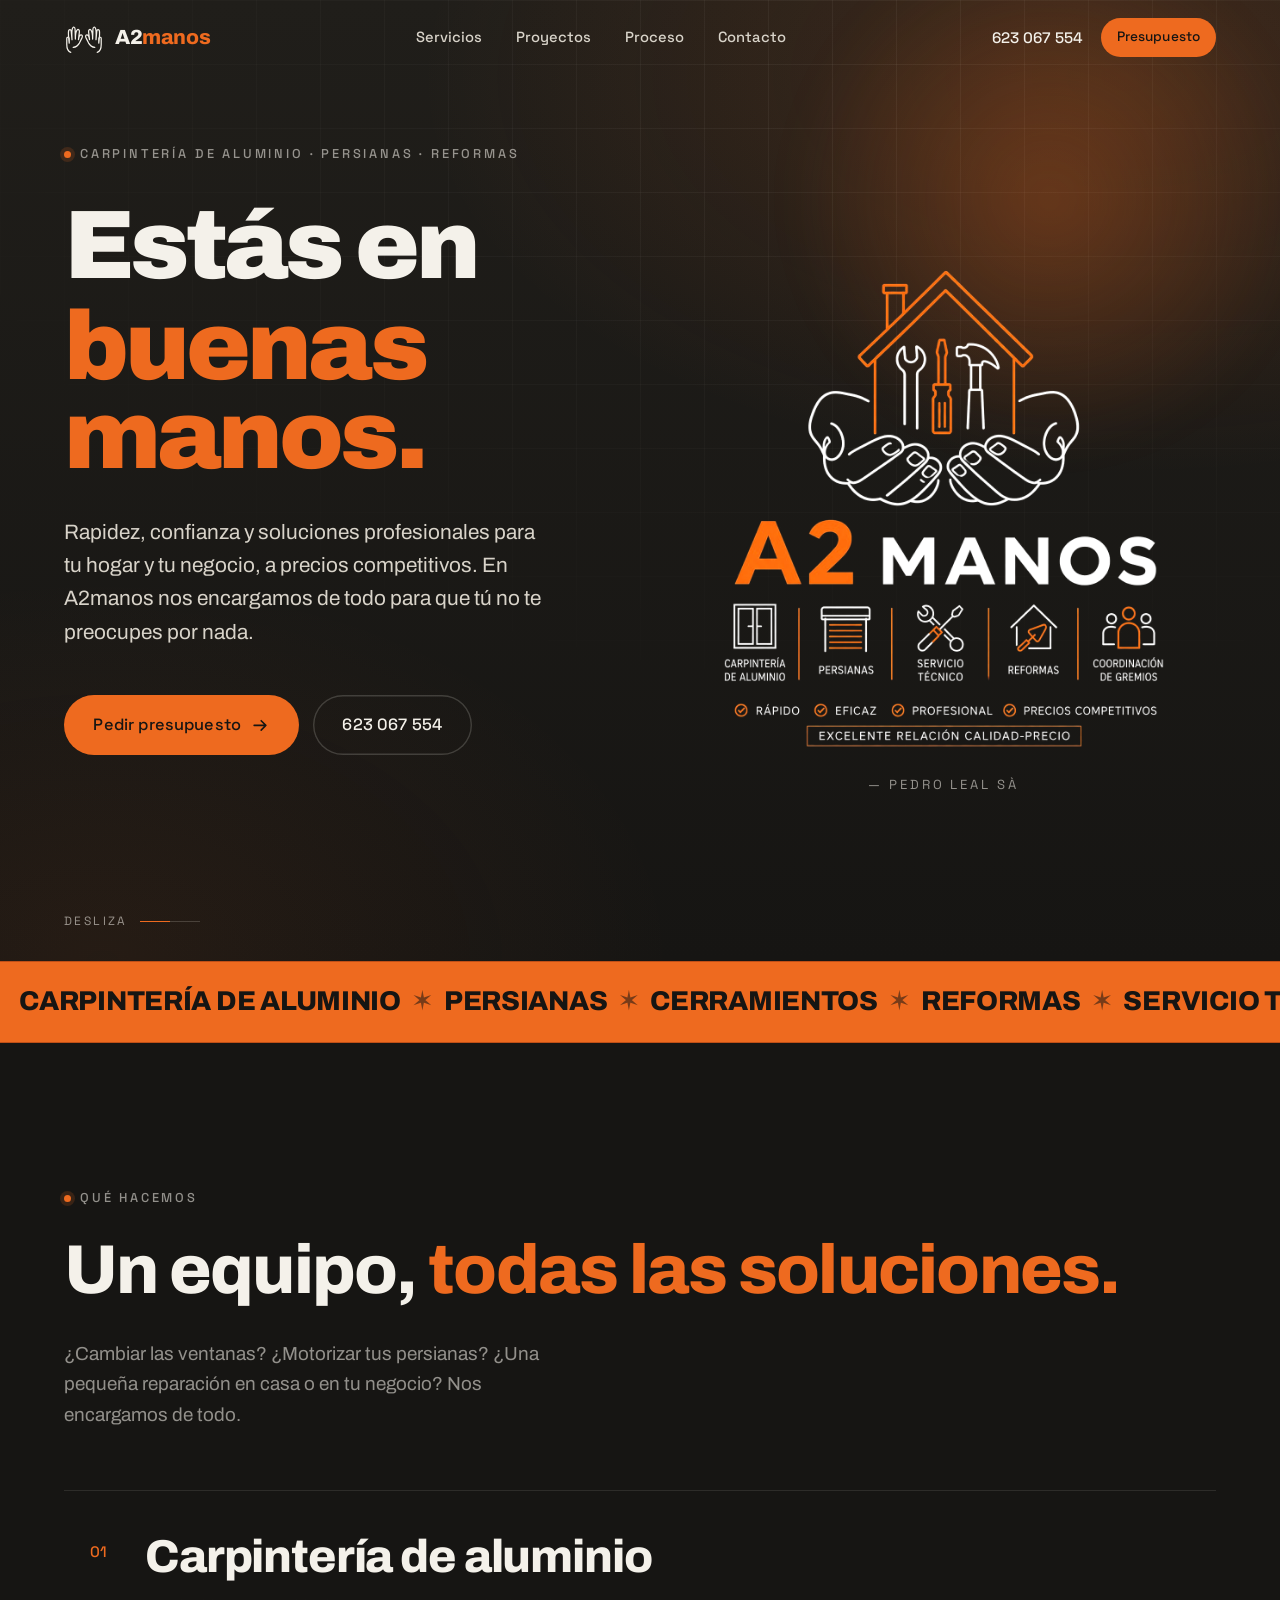
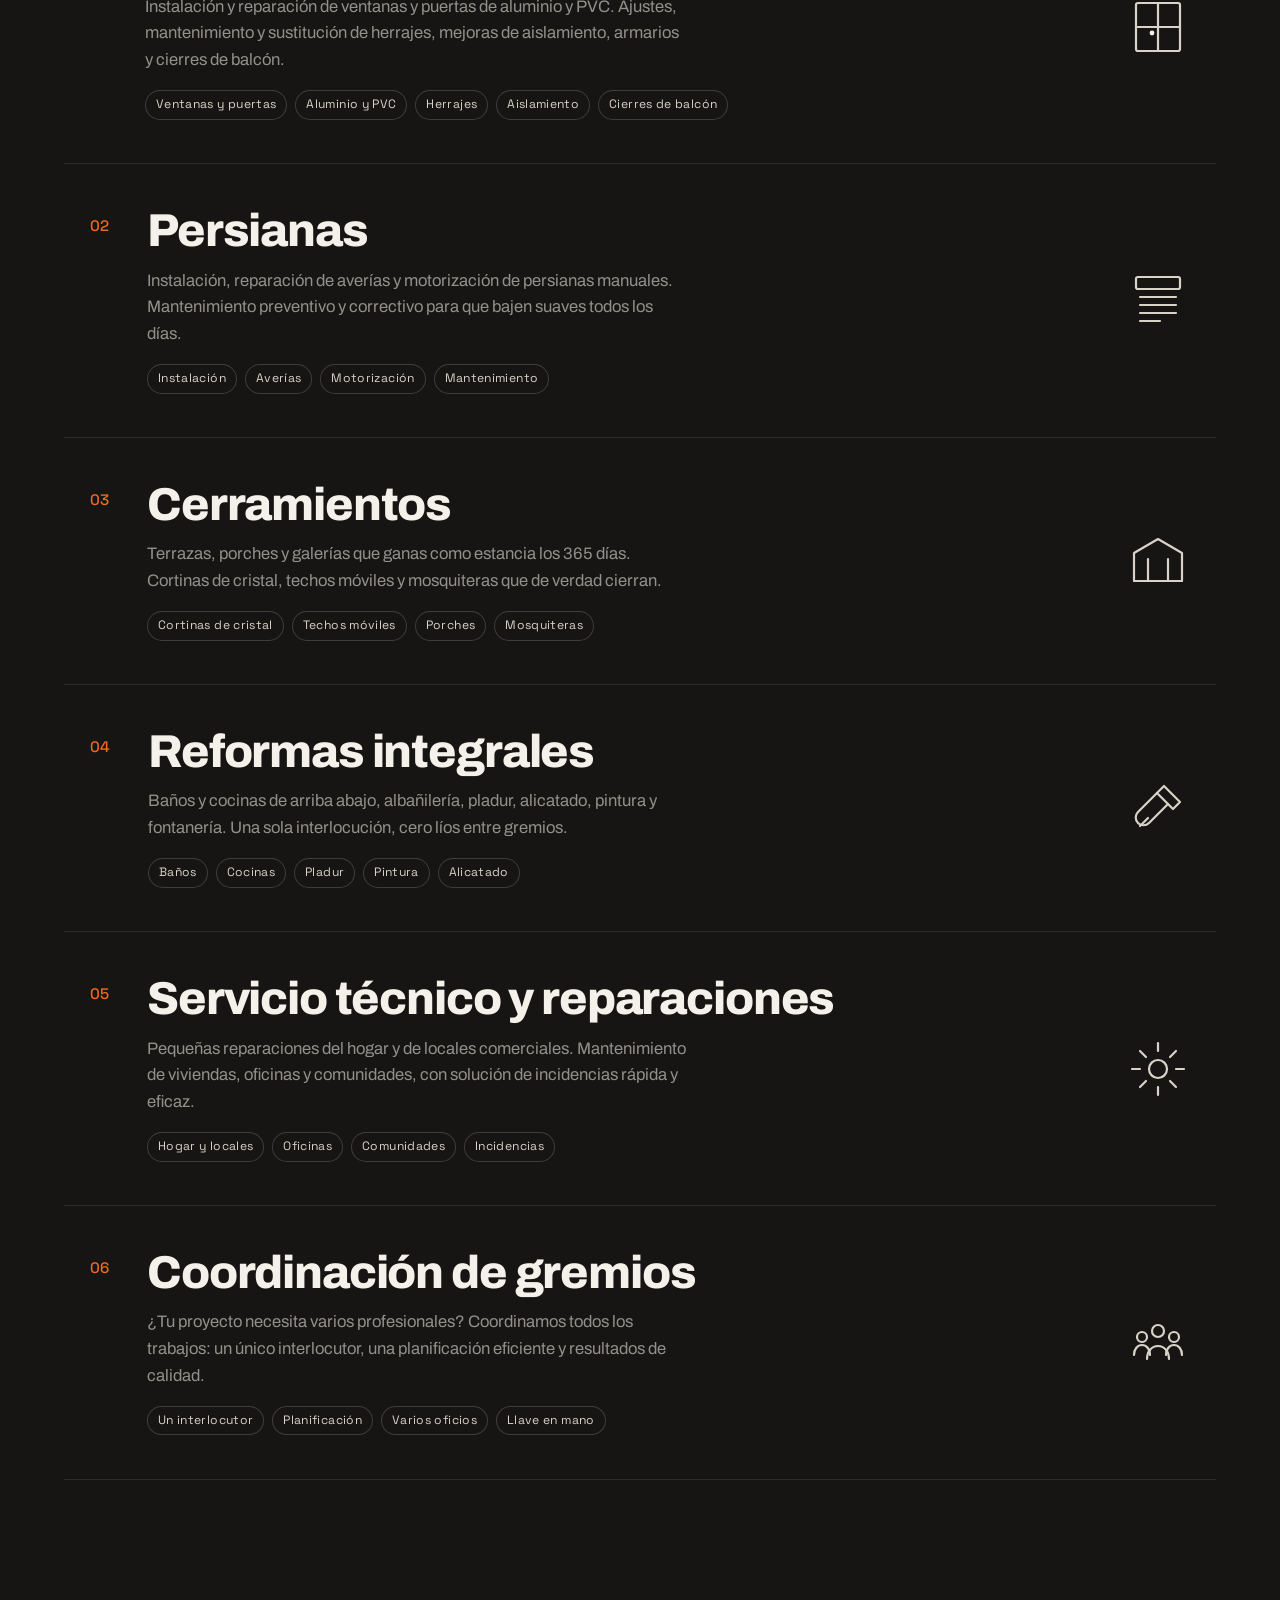
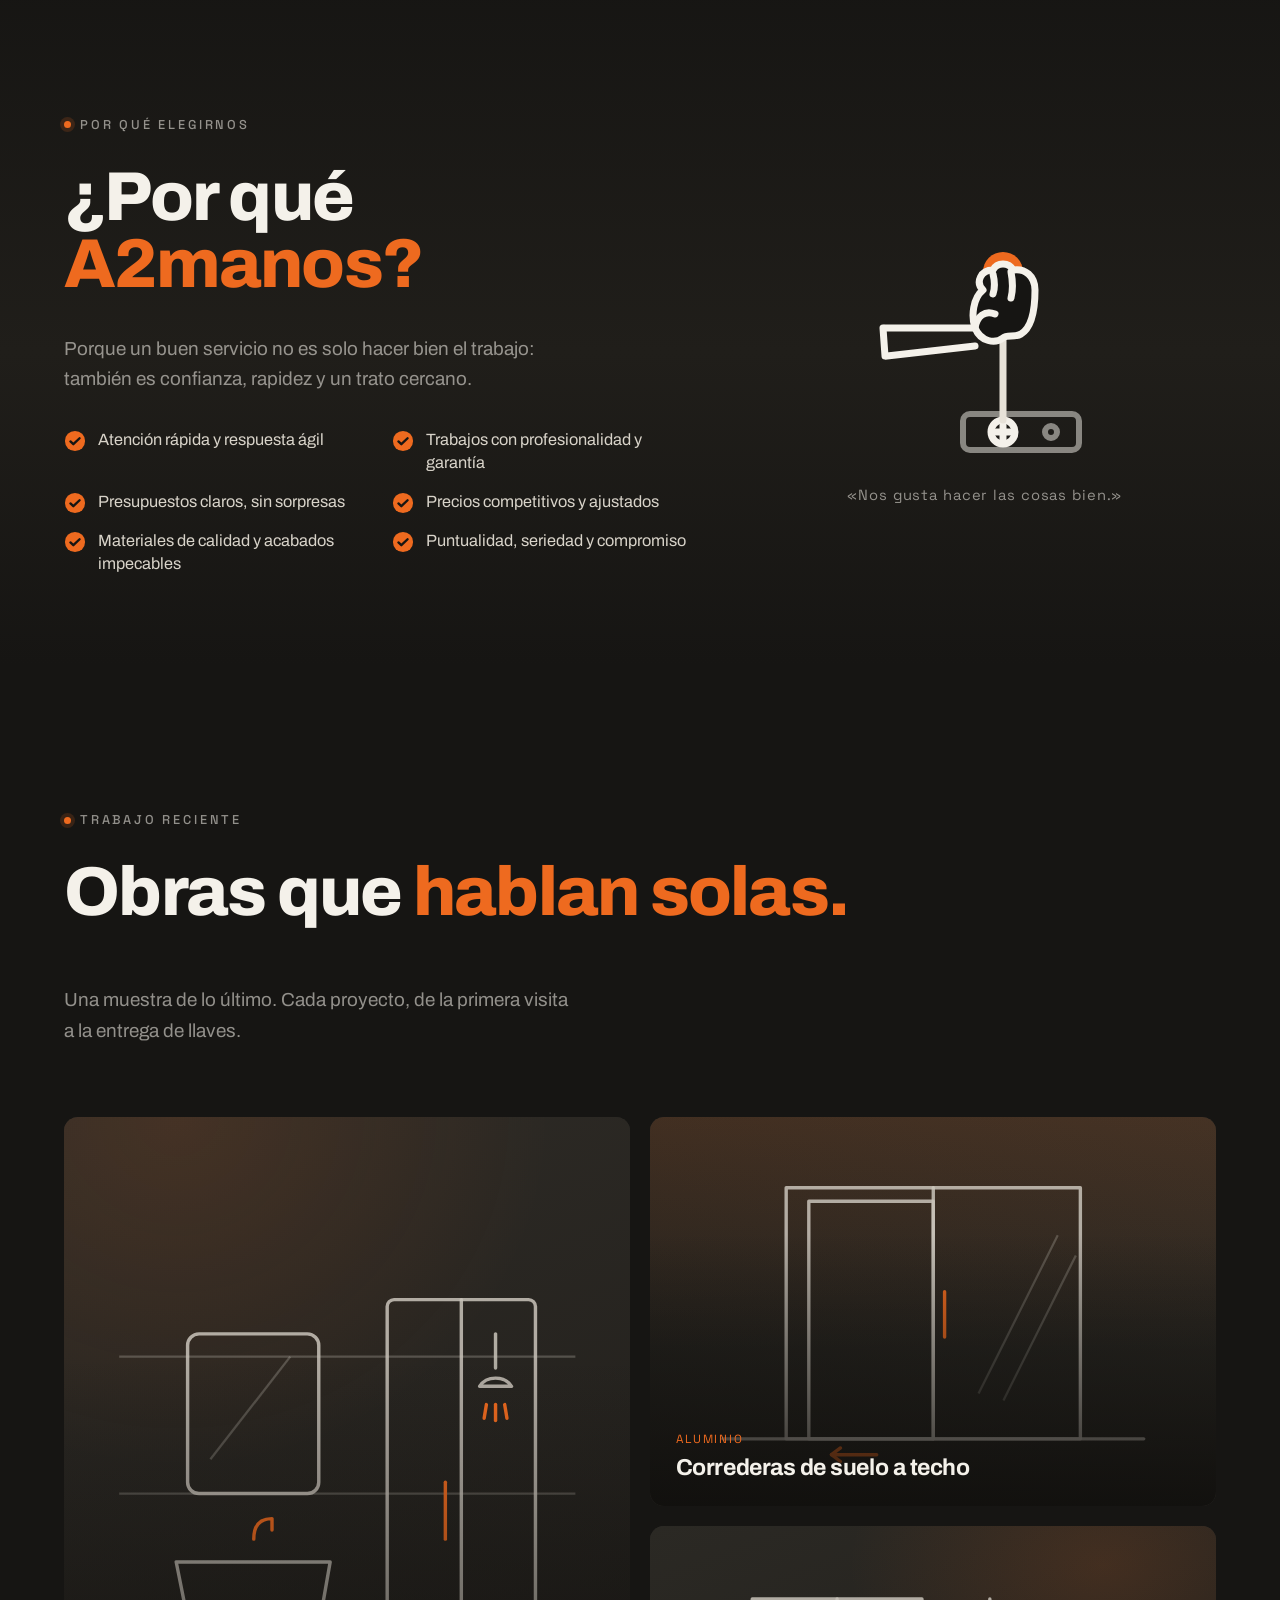
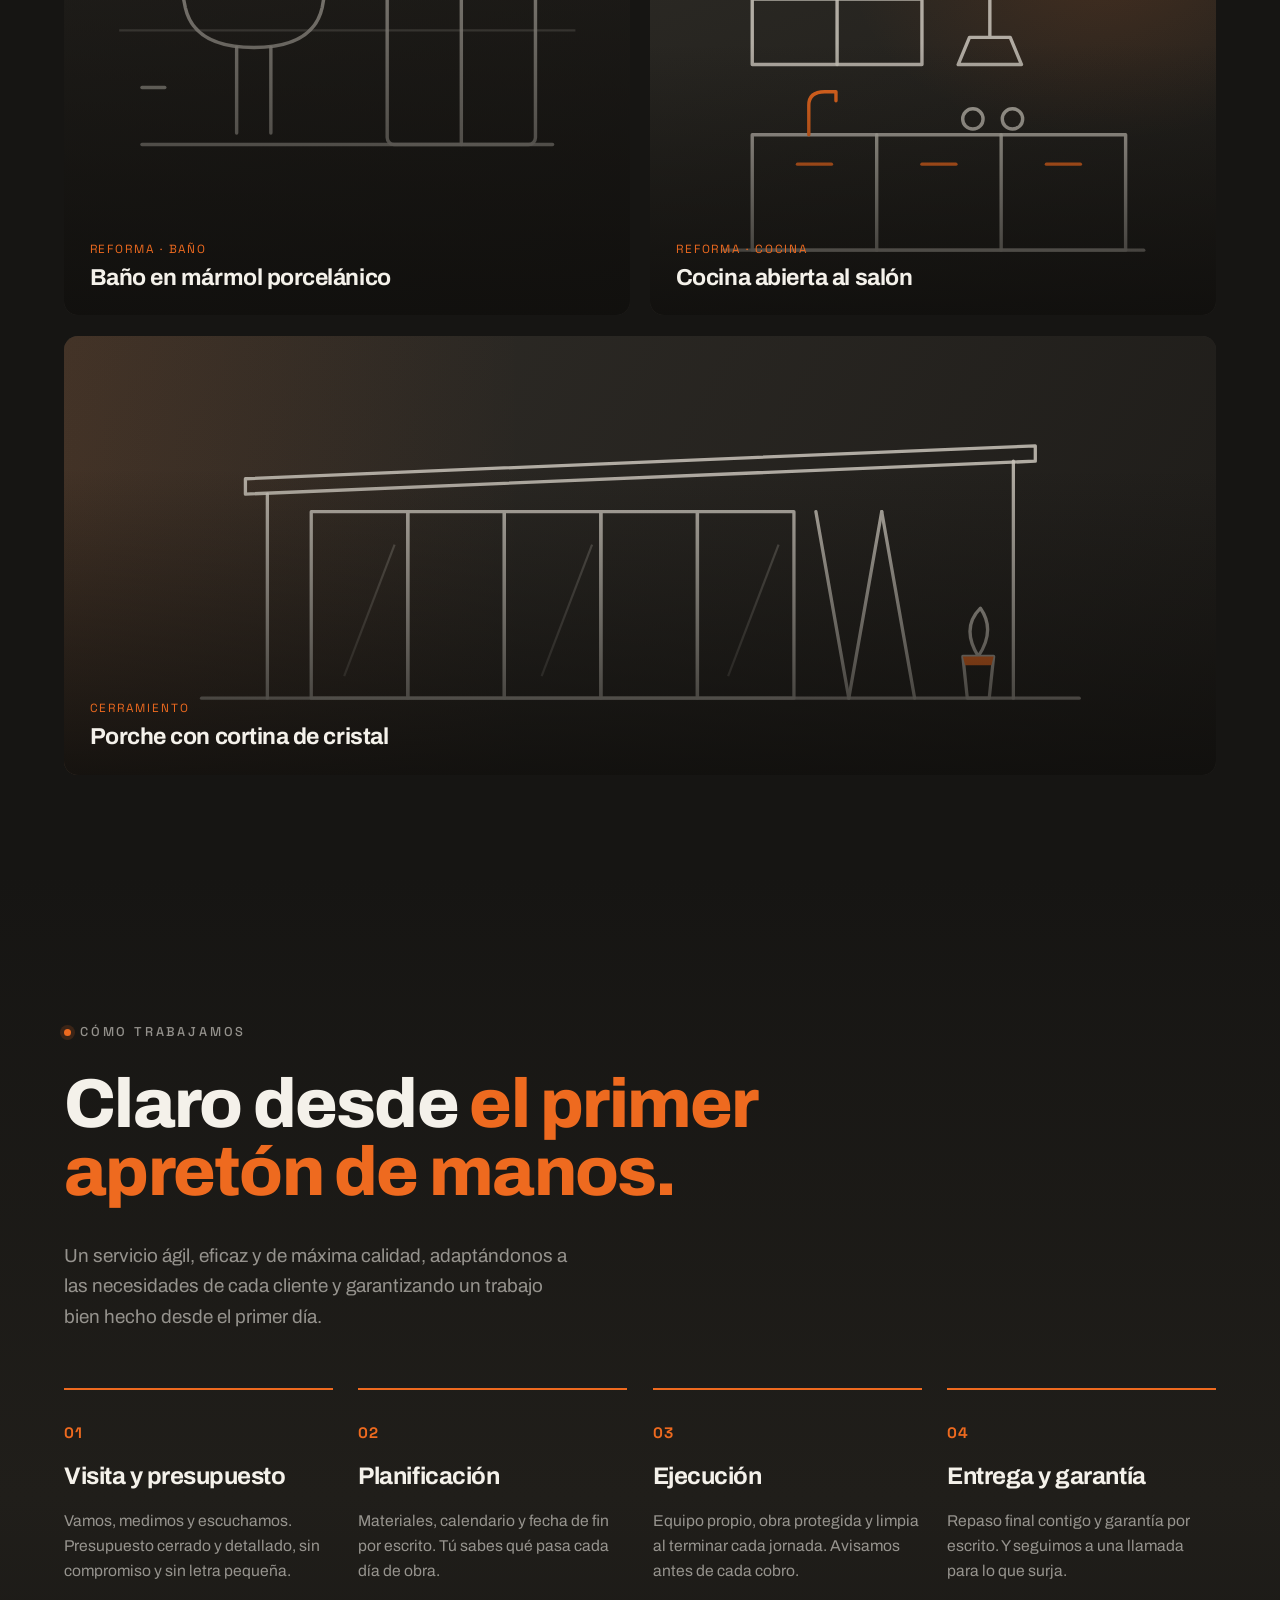
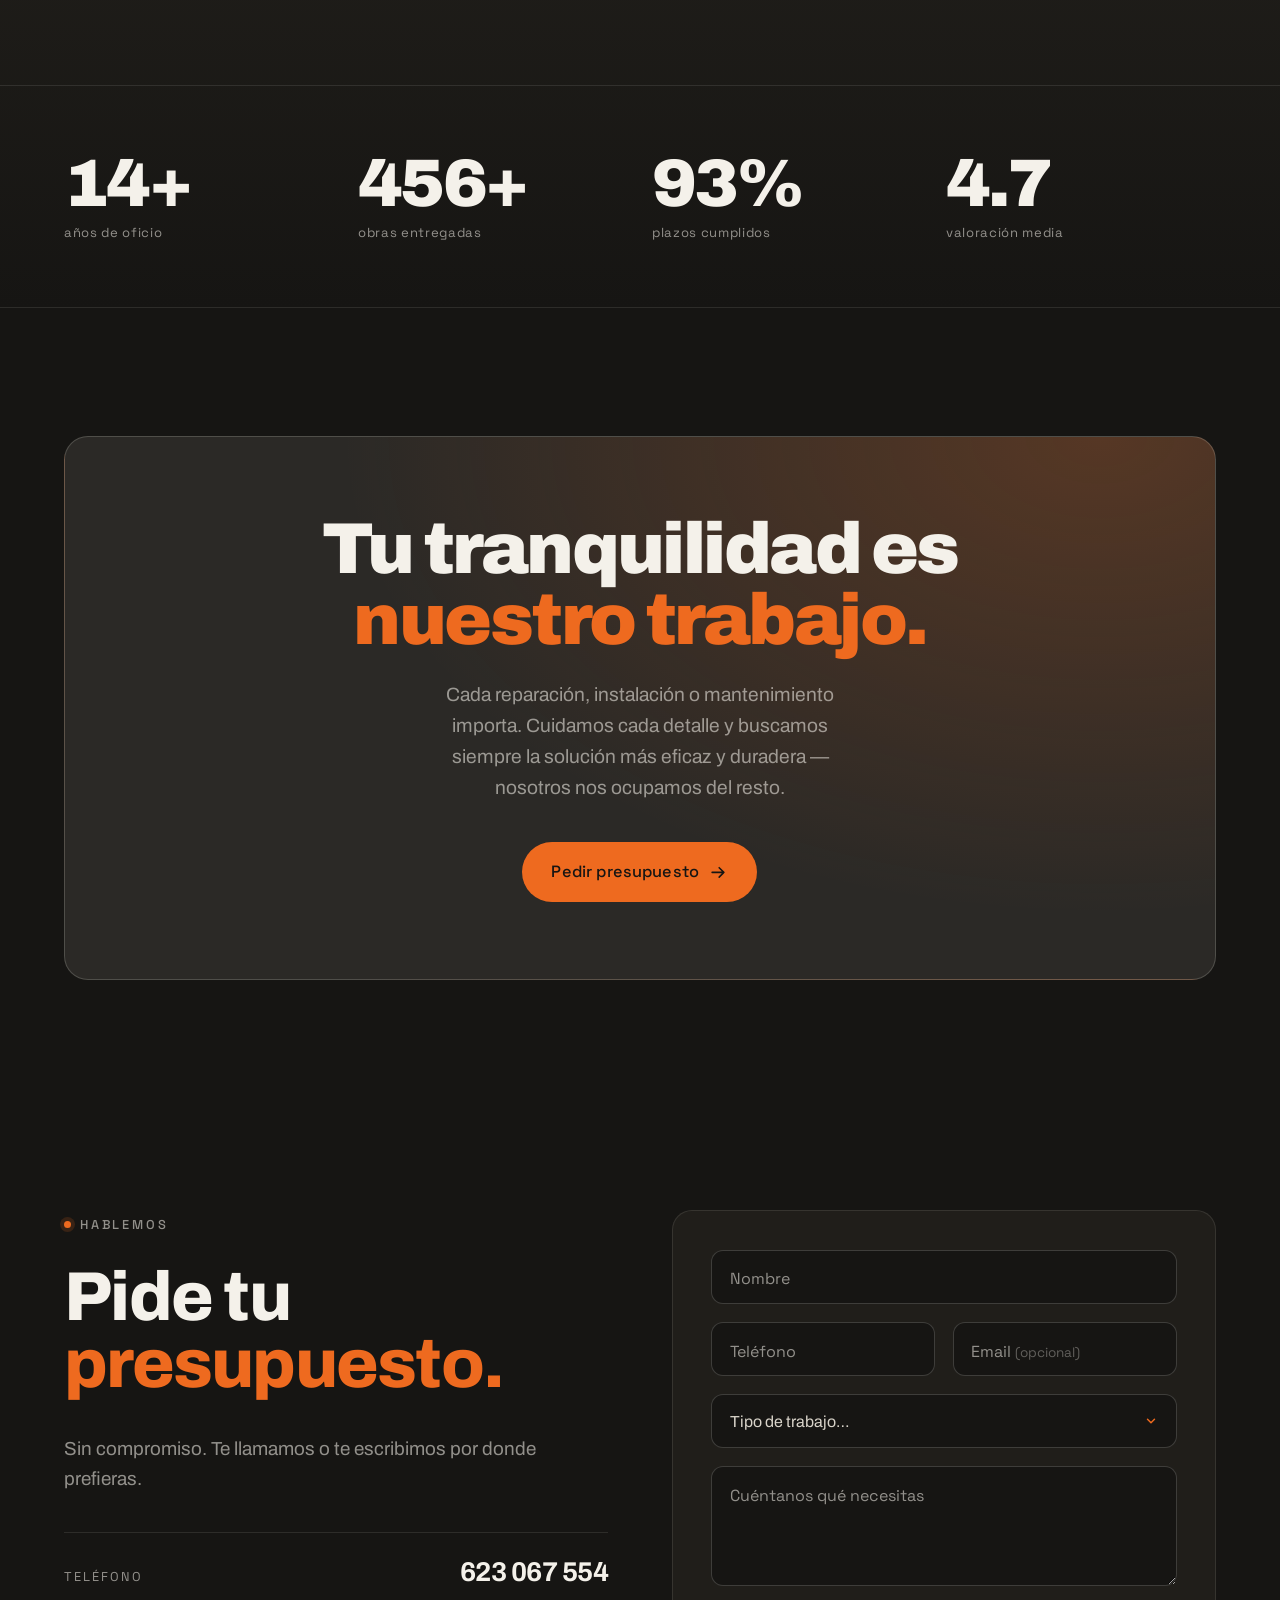
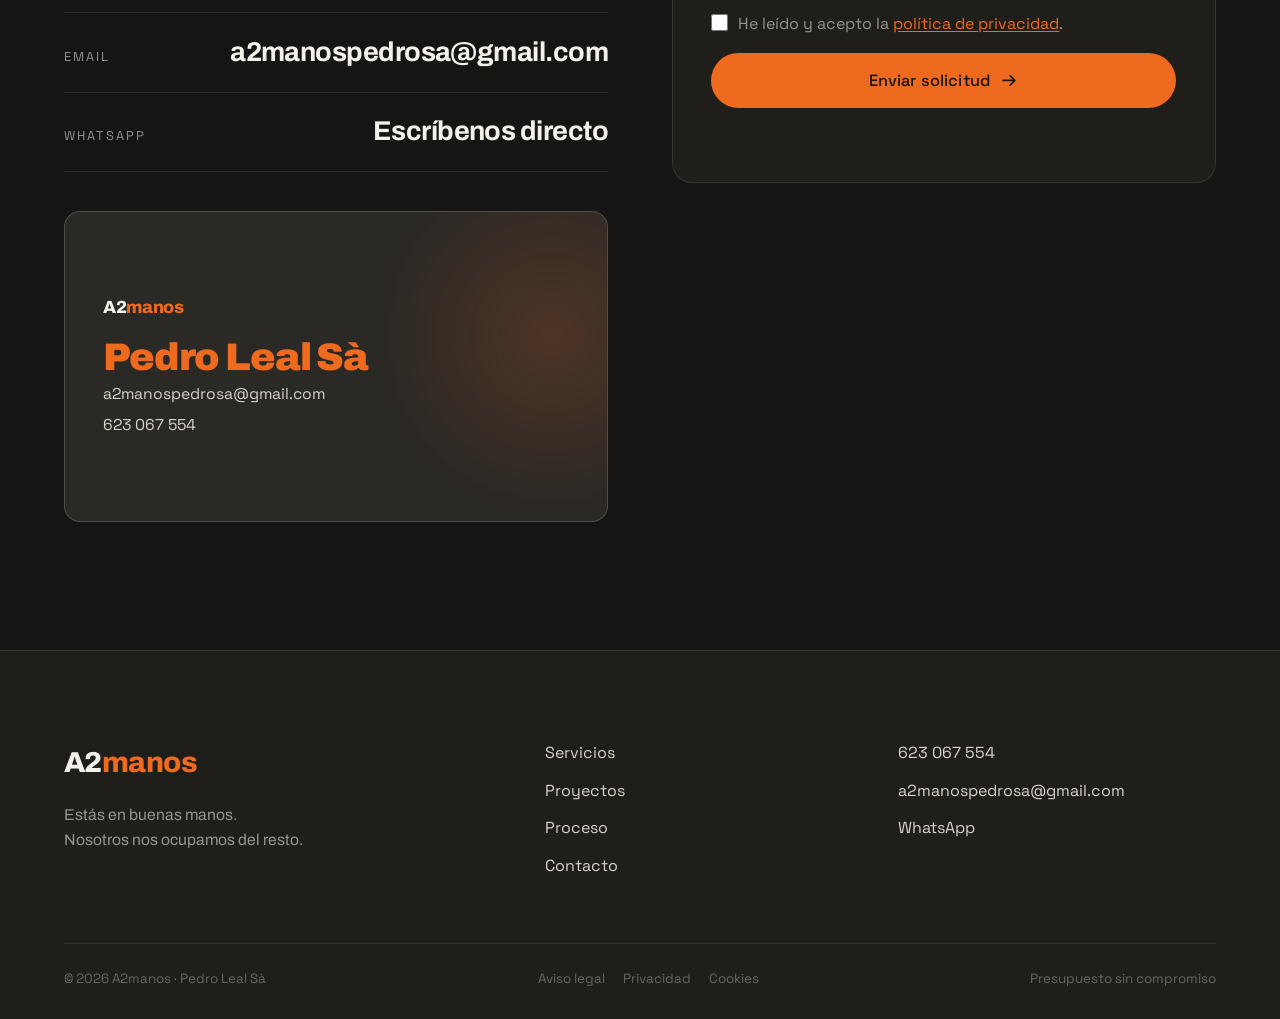
<file: index.html>
<!doctype html>
<html lang="es">
<head>
<meta charset="utf-8">
<meta name="viewport" content="width=device-width, initial-scale=1">
<title>A2manos · Carpintería de aluminio, persianas y reformas</title>
<meta name="description" content="A2manos — Estás en buenas manos. Carpintería de aluminio, persianas, cerramientos, reformas, servicio técnico y coordinación de gremios para tu hogar y tu negocio. Rapidez, confianza y precios competitivos.">
<meta name="theme-color" content="#181613">

<!-- Open Graph -->
<meta property="og:title" content="A2manos · Estás en buenas manos">
<meta property="og:description" content="Carpintería de aluminio, persianas, cerramientos, reformas y servicio técnico. Rapidez, confianza y soluciones profesionales para tu hogar y tu negocio.">
<meta property="og:type" content="website">

<link rel="icon" href="data:image/svg+xml,%3Csvg xmlns='http://www.w3.org/2000/svg' viewBox='0 0 100 100'%3E%3Crect width='100' height='100' rx='22' fill='%23181613'/%3E%3Ctext x='50' y='70' font-family='Arial,sans-serif' font-size='58' font-weight='900' fill='%23ee6a1f' text-anchor='middle'%3EA2%3C/text%3E%3C/svg%3E">

<link rel="preload" href="fonts/archivo.woff2" as="font" type="font/woff2" crossorigin>
<link rel="preload" href="fonts/space-grotesk.woff2" as="font" type="font/woff2" crossorigin>
<link rel="stylesheet" href="fonts.css">
<link rel="stylesheet" href="styles.css">
</head>
<body class="is-loading">

<!-- ============ PRELOADER ============ -->
<div class="preloader" id="preloader" aria-hidden="true">
  <div class="preloader__mark">A2</div>
  <div class="preloader__bar"><span></span></div>
</div>

<!-- ============ NAV ============ -->
<header class="nav" id="nav">
  <a href="#top" class="nav__brand" aria-label="A2manos — inicio">
    <svg class="nav__logo" viewBox="0 0 260 230" aria-hidden="true">
      <g class="hands hands--mini">
        <path class="hand" d="M44,210 C26,206 18,188 18,160 L18,120 C18,108 34,108 34,120 L34,150 M34,150 C30,118 26,86 30,70 C33,58 46,60 47,74 L52,128 M52,128 C50,96 50,64 56,52 C60,42 72,46 72,60 L74,124 M74,124 C74,98 78,72 86,64 C92,58 102,64 100,78 L94,128 M94,128 C96,112 104,96 112,96 C120,96 122,108 116,118 L100,150 C92,164 78,176 60,178"/>
        <path class="hand" transform="translate(260,0) scale(-1,1)" d="M44,210 C26,206 18,188 18,160 L18,120 C18,108 34,108 34,120 L34,150 M34,150 C30,118 26,86 30,70 C33,58 46,60 47,74 L52,128 M52,128 C50,96 50,64 56,52 C60,42 72,46 72,60 L74,124 M74,124 C74,98 78,72 86,64 C92,58 102,64 100,78 L94,128 M94,128 C96,112 104,96 112,96 C120,96 122,108 116,118 L100,150 C92,164 78,176 60,178"/>
      </g>
    </svg>
    <span class="nav__name">A2<em>manos</em></span>
  </a>

  <nav class="nav__links" aria-label="Principal">
    <a href="#servicios"><span>Servicios</span></a>
    <a href="#proyectos"><span>Proyectos</span></a>
    <a href="#proceso"><span>Proceso</span></a>
    <a href="#contacto"><span>Contacto</span></a>
  </nav>

  <div class="nav__actions">
    <a class="nav__phone" href="tel:+34623067554">623 067 554</a>
    <a class="btn btn--sm" href="#contacto" data-magnetic><span>Presupuesto</span></a>
  </div>

  <button class="nav__burger" id="burger" aria-label="Abrir menú" aria-expanded="false">
    <span></span><span></span>
  </button>
</header>

<!-- mobile menu -->
<div class="mobile-menu" id="mobileMenu" aria-hidden="true">
  <a href="#servicios"><i>01</i> Servicios</a>
  <a href="#proyectos"><i>02</i> Proyectos</a>
  <a href="#proceso"><i>03</i> Proceso</a>
  <a href="#contacto"><i>04</i> Contacto</a>
  <div class="mobile-menu__foot">
    <a href="tel:+34623067554">623 067 554</a>
    <a href="mailto:a2manospedrosa@gmail.com">a2manospedrosa@gmail.com</a>
  </div>
</div>

<main id="top">

<!-- ============ HERO ============ -->
<section class="hero" id="hero">
  <div class="hero__grid" aria-hidden="true"></div>
  <div class="hero__glow" aria-hidden="true"></div>

  <div class="hero__inner">
    <div class="hero__copy">
      <p class="eyebrow reveal" data-reveal>
        <span class="eyebrow__dot"></span>
        Carpintería de aluminio · Persianas · Reformas
      </p>

      <h1 class="hero__title">
        <span class="line"><span class="word" data-stagger>Estás</span> <span class="word" data-stagger>en</span></span>
        <span class="line"><span class="word accent" data-stagger>buenas</span> <span class="word accent" data-stagger>manos.</span></span>
      </h1>

      <p class="hero__lead reveal" data-reveal data-delay="1">
        Rapidez, confianza y soluciones profesionales para tu hogar y tu negocio,
        a precios competitivos. En A2manos nos encargamos de todo para que tú no
        te preocupes por nada.
      </p>

      <div class="hero__cta reveal" data-reveal data-delay="2">
        <a class="btn btn--lg" href="#contacto" data-magnetic><span>Pedir presupuesto</span>
          <svg viewBox="0 0 24 24" class="btn__arrow" aria-hidden="true"><path d="M4 12h15M13 6l6 6-6 6"/></svg>
        </a>
        <a class="btn btn--ghost btn--lg" href="tel:+34623067554" data-magnetic><span>623 067 554</span></a>
      </div>

      <ul class="hero__meta reveal" data-reveal data-delay="3">
        <li><strong data-count="15" data-suffix="+">0</strong><span>años de oficio</span></li>
        <li><strong data-count="480" data-suffix="+">0</strong><span>obras entregadas</span></li>
        <li><strong data-count="100" data-suffix="%">0</strong><span>sin sorpresas</span></li>
      </ul>
    </div>

    <div class="hero__stage">
      <div class="hero__mark reveal" data-reveal data-delay="2">
        <img class="mark-img" src="logo-manos.png" alt="A2manos: manos sosteniendo una casa con herramientas. Carpintería de aluminio, persianas, servicio técnico, reformas y coordinación de gremios. Rápido, eficaz, profesional y a precios competitivos." width="1254" height="1254">
        <span class="hero__mark-tag">Pedro Leal Sà</span>
      </div>
    </div>
  </div>

  <a href="#servicios" class="hero__scroll" aria-label="Bajar">
    <span>Desliza</span>
    <span class="hero__scroll-line"></span>
  </a>
</section>

<!-- ============ MARQUEE ============ -->
<div class="marquee" aria-hidden="true">
  <div class="marquee__track">
    <span>Carpintería de aluminio <i>✶</i> Persianas <i>✶</i> Cerramientos <i>✶</i> Reformas <i>✶</i> Servicio técnico <i>✶</i> Coordinación de gremios <i>✶</i></span>
    <span>Carpintería de aluminio <i>✶</i> Persianas <i>✶</i> Cerramientos <i>✶</i> Reformas <i>✶</i> Servicio técnico <i>✶</i> Coordinación de gremios <i>✶</i></span>
  </div>
</div>

<!-- ============ SERVICIOS ============ -->
<section class="services" id="servicios">
  <div class="section-head">
    <p class="eyebrow reveal" data-reveal><span class="eyebrow__dot"></span>Qué hacemos</p>
    <h2 class="section-title reveal" data-reveal>Un equipo, <span class="accent">todas las soluciones.</span></h2>
    <p class="section-sub reveal" data-reveal data-delay="1">¿Cambiar las ventanas? ¿Motorizar tus persianas? ¿Una pequeña reparación en casa o en tu negocio? Nos encargamos de todo.</p>
  </div>

  <ul class="svc-list">
    <li class="svc reveal" data-reveal>
      <span class="svc__num">01</span>
      <div class="svc__body">
        <h3 class="svc__title">Carpintería de aluminio</h3>
        <p class="svc__desc">Instalación y reparación de ventanas y puertas de aluminio y PVC. Ajustes, mantenimiento y sustitución de herrajes, mejoras de aislamiento, armarios y cierres de balcón.</p>
        <ul class="svc__tags"><li>Ventanas y puertas</li><li>Aluminio y PVC</li><li>Herrajes</li><li>Aislamiento</li><li>Cierres de balcón</li></ul>
      </div>
      <svg class="svc__icon" viewBox="0 0 64 64" aria-hidden="true"><rect x="10" y="8" width="44" height="48" rx="2"/><line x1="32" y1="8" x2="32" y2="56"/><line x1="10" y1="32" x2="54" y2="32"/><circle cx="26" cy="38" r="2.4" fill="currentColor" stroke="none"/></svg>
      <span class="svc__go" aria-hidden="true">→</span>
    </li>

    <li class="svc reveal" data-reveal>
      <span class="svc__num">02</span>
      <div class="svc__body">
        <h3 class="svc__title">Persianas</h3>
        <p class="svc__desc">Instalación, reparación de averías y motorización de persianas manuales. Mantenimiento preventivo y correctivo para que bajen suaves todos los días.</p>
        <ul class="svc__tags"><li>Instalación</li><li>Averías</li><li>Motorización</li><li>Mantenimiento</li></ul>
      </div>
      <svg class="svc__icon" viewBox="0 0 64 64" aria-hidden="true"><rect x="10" y="8" width="44" height="12" rx="2"/><line x1="14" y1="28" x2="50" y2="28"/><line x1="14" y1="36" x2="50" y2="36"/><line x1="14" y1="44" x2="50" y2="44"/><line x1="14" y1="52" x2="34" y2="52"/></svg>
      <span class="svc__go" aria-hidden="true">→</span>
    </li>

    <li class="svc reveal" data-reveal>
      <span class="svc__num">03</span>
      <div class="svc__body">
        <h3 class="svc__title">Cerramientos</h3>
        <p class="svc__desc">Terrazas, porches y galerías que ganas como estancia los 365 días. Cortinas de cristal, techos móviles y mosquiteras que de verdad cierran.</p>
        <ul class="svc__tags"><li>Cortinas de cristal</li><li>Techos móviles</li><li>Porches</li><li>Mosquiteras</li></ul>
      </div>
      <svg class="svc__icon" viewBox="0 0 64 64" aria-hidden="true"><path d="M8 52V24l24-14 24 14v28"/><line x1="8" y1="52" x2="56" y2="52"/><line x1="22" y1="52" x2="22" y2="30"/><line x1="42" y1="52" x2="42" y2="30"/></svg>
      <span class="svc__go" aria-hidden="true">→</span>
    </li>

    <li class="svc reveal" data-reveal>
      <span class="svc__num">04</span>
      <div class="svc__body">
        <h3 class="svc__title">Reformas integrales</h3>
        <p class="svc__desc">Baños y cocinas de arriba abajo, albañilería, pladur, alicatado, pintura y fontanería. Una sola interlocución, cero líos entre gremios.</p>
        <ul class="svc__tags"><li>Baños</li><li>Cocinas</li><li>Pladur</li><li>Pintura</li><li>Alicatado</li></ul>
      </div>
      <svg class="svc__icon" viewBox="0 0 64 64" aria-hidden="true"><path d="M38 10l16 16-7 7-16-16z"/><path d="M31 17L12 36c-3 3-3 8 0 11s8 3 11 0l19-19"/><line x1="14" y1="50" x2="22" y2="42"/></svg>
      <span class="svc__go" aria-hidden="true">→</span>
    </li>

    <li class="svc reveal" data-reveal>
      <span class="svc__num">05</span>
      <div class="svc__body">
        <h3 class="svc__title">Servicio técnico y reparaciones</h3>
        <p class="svc__desc">Pequeñas reparaciones del hogar y de locales comerciales. Mantenimiento de viviendas, oficinas y comunidades, con solución de incidencias rápida y eficaz.</p>
        <ul class="svc__tags"><li>Hogar y locales</li><li>Oficinas</li><li>Comunidades</li><li>Incidencias</li></ul>
      </div>
      <svg class="svc__icon" viewBox="0 0 64 64" aria-hidden="true"><circle cx="32" cy="32" r="9"/><path d="M32 6v8M32 50v8M6 32h8M50 32h8M14 14l6 6M44 44l6 6M50 14l-6 6M20 44l-6 6"/></svg>
      <span class="svc__go" aria-hidden="true">→</span>
    </li>

    <li class="svc reveal" data-reveal>
      <span class="svc__num">06</span>
      <div class="svc__body">
        <h3 class="svc__title">Coordinación de gremios</h3>
        <p class="svc__desc">¿Tu proyecto necesita varios profesionales? Coordinamos todos los trabajos: un único interlocutor, una planificación eficiente y resultados de calidad.</p>
        <ul class="svc__tags"><li>Un interlocutor</li><li>Planificación</li><li>Varios oficios</li><li>Llave en mano</li></ul>
      </div>
      <svg class="svc__icon" viewBox="0 0 64 64" aria-hidden="true"><circle cx="16" cy="26" r="5"/><path d="M8 44c0-6 3.6-10 8-10s8 4 8 10"/><circle cx="48" cy="26" r="5"/><path d="M40 44c0-6 3.6-10 8-10s8 4 8 10"/><circle cx="32" cy="20" r="6"/><path d="M21 48c0-8 5-13 11-13s11 5 11 13"/></svg>
      <span class="svc__go" aria-hidden="true">→</span>
    </li>
  </ul>
</section>

<!-- ============ POR QUÉ ============ -->
<section class="why" id="porque">
  <div class="why__inner">
    <div class="why__copy">
      <p class="eyebrow reveal" data-reveal><span class="eyebrow__dot"></span>Por qué elegirnos</p>
      <h2 class="section-title reveal" data-reveal>¿Por qué <span class="accent">A2manos?</span></h2>
      <p class="section-sub reveal" data-reveal data-delay="1">Porque un buen servicio no es solo hacer bien el trabajo: también es confianza, rapidez y un trato cercano.</p>
      <ul class="checks reveal" data-reveal data-delay="2">
        <li><svg class="check-ic" viewBox="0 0 24 24" aria-hidden="true"><circle cx="12" cy="12" r="11"/><path d="M7 12.5l3.2 3L17 9"/></svg><span>Atención rápida y respuesta ágil</span></li>
        <li><svg class="check-ic" viewBox="0 0 24 24" aria-hidden="true"><circle cx="12" cy="12" r="11"/><path d="M7 12.5l3.2 3L17 9"/></svg><span>Trabajos con profesionalidad y garantía</span></li>
        <li><svg class="check-ic" viewBox="0 0 24 24" aria-hidden="true"><circle cx="12" cy="12" r="11"/><path d="M7 12.5l3.2 3L17 9"/></svg><span>Presupuestos claros, sin sorpresas</span></li>
        <li><svg class="check-ic" viewBox="0 0 24 24" aria-hidden="true"><circle cx="12" cy="12" r="11"/><path d="M7 12.5l3.2 3L17 9"/></svg><span>Precios competitivos y ajustados</span></li>
        <li><svg class="check-ic" viewBox="0 0 24 24" aria-hidden="true"><circle cx="12" cy="12" r="11"/><path d="M7 12.5l3.2 3L17 9"/></svg><span>Materiales de calidad y acabados impecables</span></li>
        <li><svg class="check-ic" viewBox="0 0 24 24" aria-hidden="true"><circle cx="12" cy="12" r="11"/><path d="M7 12.5l3.2 3L17 9"/></svg><span>Puntualidad, seriedad y compromiso</span></li>
      </ul>
    </div>

    <div class="why__art reveal" data-reveal data-delay="2" aria-hidden="true">
      <svg class="tool-svg" viewBox="0 0 320 300" role="img" aria-label="Una mano atornillando">
        <g class="ht-plate">
          <rect x="138" y="236" width="116" height="36" rx="7"/>
          <circle cx="226" cy="254" r="6"/>
        </g>
        <g class="ht-ln">
          <circle cx="178" cy="254" r="12"/>
          <line x1="170" y1="254" x2="186" y2="254"/>
          <line x1="178" y1="246" x2="178" y2="262"/>
        </g>
        <g class="ht-turn">
          <rect class="ht-handle" x="158" y="74" width="40" height="78" rx="20"/>
          <line class="ht-shaft" x1="178" y1="150" x2="178" y2="242"/>
          <path class="ht-ln" d="M60,150 L150,150"/>
          <path class="ht-ln" d="M62,178 L150,168"/>
          <path class="ht-ln" d="M58,150 L60,178"/>
          <path class="ht-ln ht-fill" d="M150,150 C146,138 148,120 158,112 C150,104 156,92 168,92 C172,84 184,84 188,92 C200,90 210,98 210,112 C210,134 206,150 196,156 C190,160 182,156 178,160 C170,166 156,164 150,150 Z"/>
          <path class="ht-ln" d="M168,96 C170,104 170,110 168,116"/>
          <path class="ht-ln" d="M186,94 C188,104 188,112 186,120"/>
          <path class="ht-ln" d="M150,150 C152,138 160,132 170,136"/>
        </g>
      </svg>
      <p class="why__quote">«Nos gusta hacer las cosas bien.»</p>
    </div>
  </div>
</section>

<!-- ============ PROYECTOS ============ -->
<section class="work" id="proyectos">
  <div class="section-head section-head--row">
    <div>
      <p class="eyebrow reveal" data-reveal><span class="eyebrow__dot"></span>Trabajo reciente</p>
      <h2 class="section-title reveal" data-reveal>Obras que <span class="accent">hablan solas.</span></h2>
    </div>
    <p class="section-sub reveal" data-reveal data-delay="1">Una muestra de lo último. Cada proyecto, de la primera visita a la entrega de llaves.</p>
  </div>

  <!-- NOTA: ilustraciones provisionales hasta tener fotos reales.
       Para poner una foto: dentro de .tile__img sustituye el <svg> por
       <img src="foto.jpg" alt="..." style="width:100%;height:100%;object-fit:cover"> -->
  <div class="work-grid">
    <article class="tile tile--tall reveal" data-reveal>
      <div class="tile__img" data-art="bano">
        <svg viewBox="0 0 400 560" aria-hidden="true">
          <g class="ti-soft"><line x1="0" y1="140" x2="400" y2="140"/><line x1="0" y1="260" x2="400" y2="260"/><line x1="0" y1="380" x2="400" y2="380"/></g>
          <line class="ti-ln" x1="20" y1="480" x2="380" y2="480"/>
          <rect class="ti-ln" x="235" y="90" width="130" height="390" rx="6"/>
          <line class="ti-ln" x1="300" y1="90" x2="300" y2="480"/>
          <line class="ti-ac" x1="286" y1="250" x2="286" y2="300"/>
          <path class="ti-ln" d="M330,120 L330,150"/>
          <path class="ti-ln" d="M316,166 a16,14 0 0 1 28,0 z"/>
          <g class="ti-ac"><line x1="322" y1="182" x2="320" y2="194"/><line x1="330" y1="182" x2="330" y2="196"/><line x1="338" y1="182" x2="340" y2="194"/></g>
          <rect class="ti-ln" x="60" y="120" width="115" height="140" rx="10"/>
          <line class="ti-soft" x1="80" y1="230" x2="150" y2="140"/>
          <path class="ti-ln" d="M50,320 L185,320 L178,360 Q170,395 118,395 Q66,395 58,360 Z"/>
          <path class="ti-ln" d="M103,395 L103,470 M133,395 L133,470"/>
          <path class="ti-ac" d="M118,300 q0,-18 16,-18 l0,10"/>
          <line class="ti-ln" x1="40" y1="430" x2="20" y2="430"/>
        </svg>
      </div>
      <div class="tile__info"><span class="tile__cat">Reforma · Baño</span><h3>Baño en mármol porcelánico</h3><span class="tile__tag">Antes / Después</span></div>
    </article>
    <article class="tile reveal" data-reveal data-delay="1">
      <div class="tile__img" data-art="ventana">
        <svg viewBox="0 0 400 275" aria-hidden="true">
          <line class="ti-ln" x1="14" y1="250" x2="386" y2="250"/>
          <rect class="ti-ln" x="70" y="28" width="260" height="222"/>
          <line class="ti-ln" x1="200" y1="28" x2="200" y2="250"/>
          <rect class="ti-ln" x="90" y="40" width="110" height="210" opacity=".55"/>
          <line class="ti-ac" x1="210" y1="120" x2="210" y2="160"/>
          <g class="ti-soft"><line x1="240" y1="210" x2="310" y2="70"/><line x1="262" y1="216" x2="326" y2="88"/></g>
          <g class="ti-ac"><line x1="150" y1="264" x2="110" y2="264"/><path d="M118,258 l-8,6 8,6"/></g>
        </svg>
      </div>
      <div class="tile__info"><span class="tile__cat">Aluminio</span><h3>Correderas de suelo a techo</h3><span class="tile__tag">A medida</span></div>
    </article>
    <article class="tile reveal" data-reveal data-delay="2">
      <div class="tile__img" data-art="cocina">
        <svg viewBox="0 0 400 275" aria-hidden="true">
          <line class="ti-ln" x1="14" y1="252" x2="386" y2="252"/>
          <rect class="ti-ln" x="40" y="30" width="150" height="58"/>
          <line class="ti-ln" x1="115" y1="30" x2="115" y2="88"/>
          <path class="ti-ln" d="M250,30 L250,64 M222,88 L278,88 L268,64 L232,64 Z"/>
          <rect class="ti-ln" x="40" y="150" width="330" height="102"/>
          <line class="ti-ln" x1="150" y1="150" x2="150" y2="252"/>
          <line class="ti-ln" x1="260" y1="150" x2="260" y2="252"/>
          <g class="ti-ac"><line x1="80" y1="176" x2="110" y2="176"/><line x1="190" y1="176" x2="220" y2="176"/><line x1="300" y1="176" x2="330" y2="176"/></g>
          <g class="ti-ln"><circle cx="235" cy="136" r="9"/><circle cx="270" cy="136" r="9"/></g>
          <path class="ti-ac" d="M90,150 l0,-26 q0,-12 14,-12 l10,0 l0,8"/>
        </svg>
      </div>
      <div class="tile__info"><span class="tile__cat">Reforma · Cocina</span><h3>Cocina abierta al salón</h3><span class="tile__tag">Integral</span></div>
    </article>
    <article class="tile tile--wide reveal" data-reveal data-delay="1">
      <div class="tile__img" data-art="porche">
        <svg viewBox="0 0 840 320" aria-hidden="true">
          <line class="ti-ln" x1="20" y1="290" x2="820" y2="290"/>
          <path class="ti-ln" d="M60,90 L780,60 L780,74 L60,104 Z"/>
          <line class="ti-ln" x1="760" y1="74" x2="760" y2="290"/>
          <line class="ti-ln" x1="80" y1="104" x2="80" y2="290"/>
          <g class="ti-ln" opacity=".8">
            <rect x="120" y="120" width="88" height="170"/><rect x="208" y="120" width="88" height="170"/>
            <rect x="296" y="120" width="88" height="170"/><rect x="384" y="120" width="88" height="170"/>
            <rect x="472" y="120" width="88" height="170"/>
          </g>
          <g class="ti-soft"><line x1="150" y1="270" x2="196" y2="150"/><line x1="330" y1="270" x2="376" y2="150"/><line x1="500" y1="270" x2="546" y2="150"/></g>
          <g class="ti-ln"><path d="M580,120 L610,290"/><path d="M610,290 L640,120"/><path d="M640,120 L670,290"/></g>
          <g class="ti-ln"><path d="M718,290 L714,252 L742,252 L738,290 Z"/><path d="M728,252 q-16,-26 2,-44 q14,20 -2,44"/></g>
          <path class="ti-acf" d="M714,252 l28,0 l-2,8 l-24,0 Z"/>
        </svg>
      </div>
      <div class="tile__info"><span class="tile__cat">Cerramiento</span><h3>Porche con cortina de cristal</h3><span class="tile__tag">+18 m²</span></div>
    </article>
  </div>
</section>

<!-- ============ PROCESO + STATS ============ -->
<section class="process" id="proceso">
  <div class="process__head">
    <p class="eyebrow reveal" data-reveal><span class="eyebrow__dot"></span>Cómo trabajamos</p>
    <h2 class="section-title reveal" data-reveal>Claro desde <span class="accent">el primer apretón de manos.</span></h2>
    <p class="section-sub reveal" data-reveal data-delay="1">Un servicio ágil, eficaz y de máxima calidad, adaptándonos a las necesidades de cada cliente y garantizando un trabajo bien hecho desde el primer día.</p>
  </div>

  <ol class="steps">
    <li class="step reveal" data-reveal>
      <span class="step__n">01</span>
      <h3>Visita y presupuesto</h3>
      <p>Vamos, medimos y escuchamos. Presupuesto cerrado y detallado, sin compromiso y sin letra pequeña.</p>
    </li>
    <li class="step reveal" data-reveal data-delay="1">
      <span class="step__n">02</span>
      <h3>Planificación</h3>
      <p>Materiales, calendario y fecha de fin por escrito. Tú sabes qué pasa cada día de obra.</p>
    </li>
    <li class="step reveal" data-reveal data-delay="2">
      <span class="step__n">03</span>
      <h3>Ejecución</h3>
      <p>Equipo propio, obra protegida y limpia al terminar cada jornada. Avisamos antes de cada cobro.</p>
    </li>
    <li class="step reveal" data-reveal data-delay="3">
      <span class="step__n">04</span>
      <h3>Entrega y garantía</h3>
      <p>Repaso final contigo y garantía por escrito. Y seguimos a una llamada para lo que surja.</p>
    </li>
  </ol>

  <div class="stats">
    <div class="stat reveal" data-reveal><strong data-count="15" data-suffix="+">0</strong><span>años de oficio</span></div>
    <div class="stat reveal" data-reveal data-delay="1"><strong data-count="480" data-suffix="+">0</strong><span>obras entregadas</span></div>
    <div class="stat reveal" data-reveal data-delay="2"><strong data-count="98" data-suffix="%">0</strong><span>plazos cumplidos</span></div>
    <div class="stat reveal" data-reveal data-delay="3"><strong data-count="4.9" data-decimals="1">0</strong><span>valoración media</span></div>
  </div>
</section>

<!-- ============ CTA BAND ============ -->
<section class="cta-band">
  <div class="cta-band__inner reveal" data-reveal>
    <h2>Tu tranquilidad es <span class="accent">nuestro trabajo.</span></h2>
    <p>Cada reparación, instalación o mantenimiento importa. Cuidamos cada detalle y buscamos siempre la solución más eficaz y duradera — nosotros nos ocupamos del resto.</p>
    <a class="btn btn--lg" href="#contacto" data-magnetic><span>Pedir presupuesto</span>
      <svg viewBox="0 0 24 24" class="btn__arrow" aria-hidden="true"><path d="M4 12h15M13 6l6 6-6 6"/></svg>
    </a>
  </div>
</section>

<!-- ============ CONTACTO ============ -->
<section class="contact" id="contacto">
  <div class="contact__left">
    <p class="eyebrow reveal" data-reveal><span class="eyebrow__dot"></span>Hablemos</p>
    <h2 class="section-title reveal" data-reveal>Pide tu <span class="accent">presupuesto.</span></h2>
    <p class="section-sub reveal" data-reveal data-delay="1">Sin compromiso. Te llamamos o te escribimos por donde prefieras.</p>

    <ul class="contact__list reveal" data-reveal data-delay="2">
      <li>
        <span class="contact__label">Teléfono</span>
        <a href="tel:+34623067554">623 067 554</a>
      </li>
      <li>
        <span class="contact__label">Email</span>
        <a href="mailto:a2manospedrosa@gmail.com">a2manospedrosa@gmail.com</a>
      </li>
      <li>
        <span class="contact__label">WhatsApp</span>
        <a href="https://wa.me/34623067554" target="_blank" rel="noopener">Escríbenos directo</a>
      </li>
    </ul>

    <!-- tarjeta recreada de la imagen 2 -->
    <div class="card reveal" data-reveal data-delay="2">
      <span class="card__brand">A2<em>manos</em></span>
      <span class="card__name">Pedro Leal Sà</span>
      <span class="card__line">a2manospedrosa@gmail.com</span>
      <span class="card__line">623 067 554</span>
    </div>
  </div>

  <div class="contact__right reveal" data-reveal data-delay="1">
    <form class="form" id="form" novalidate>
      <div class="field">
        <input type="text" id="f-name" name="name" required placeholder=" ">
        <label for="f-name">Nombre</label>
      </div>
      <div class="field-row">
        <div class="field">
          <input type="tel" id="f-phone" name="phone" required placeholder=" ">
          <label for="f-phone">Teléfono</label>
        </div>
        <div class="field">
          <input type="email" id="f-email" name="email" placeholder=" ">
          <label for="f-email">Email <i>(opcional)</i></label>
        </div>
      </div>
      <div class="field">
        <select id="f-type" name="type" required>
          <option value="" selected disabled>Tipo de trabajo…</option>
          <option>Carpintería de aluminio</option>
          <option>Persianas / motorización</option>
          <option>Cerramiento</option>
          <option>Reforma integral</option>
          <option>Servicio técnico / reparación</option>
          <option>Coordinación de gremios</option>
          <option>Otro</option>
        </select>
        <label for="f-type" class="label--static">Tipo de trabajo</label>
      </div>
      <div class="field">
        <textarea id="f-msg" name="msg" rows="4" required placeholder=" "></textarea>
        <label for="f-msg">Cuéntanos qué necesitas</label>
      </div>
      <input type="text" name="company" class="hp" tabindex="-1" autocomplete="off" aria-hidden="true">
      <div class="field field--consent">
        <label class="consent">
          <input type="checkbox" id="f-consent" name="consent" required>
          <span>He leído y acepto la <a href="legal.html#privacidad">política de privacidad</a>.</span>
        </label>
      </div>
      <button type="submit" class="btn btn--lg btn--block" data-magnetic>
        <span>Enviar solicitud</span>
        <svg viewBox="0 0 24 24" class="btn__arrow" aria-hidden="true"><path d="M4 12h15M13 6l6 6-6 6"/></svg>
      </button>
      <p class="form__note" id="formNote" role="status"></p>
    </form>
  </div>
</section>

</main>

<!-- ============ FOOTER ============ -->
<footer class="footer">
  <div class="footer__top">
    <div class="footer__brand">
      <span class="footer__logo">A2<em>manos</em></span>
      <p>Estás en buenas manos.<br>Nosotros nos ocupamos del resto.</p>
    </div>
    <nav class="footer__nav" aria-label="Pie">
      <a href="#servicios">Servicios</a>
      <a href="#proyectos">Proyectos</a>
      <a href="#proceso">Proceso</a>
      <a href="#contacto">Contacto</a>
    </nav>
    <div class="footer__contact">
      <a href="tel:+34623067554">623 067 554</a>
      <a href="mailto:a2manospedrosa@gmail.com">a2manospedrosa@gmail.com</a>
      <a href="https://wa.me/34623067554" target="_blank" rel="noopener">WhatsApp</a>
    </div>
  </div>
  <div class="footer__bottom">
    <span>© <span id="year">2026</span> A2manos · Pedro Leal Sà</span>
    <nav class="footer__legal" aria-label="Legal">
      <a href="legal.html#aviso">Aviso legal</a>
      <a href="legal.html#privacidad">Privacidad</a>
      <a href="legal.html#cookies">Cookies</a>
    </nav>
    <span class="footer__credit">Presupuesto sin compromiso</span>
  </div>
</footer>

<script src="lenis.min.js"></script>
<script src="main.js"></script>
</body>
</html>
</file>
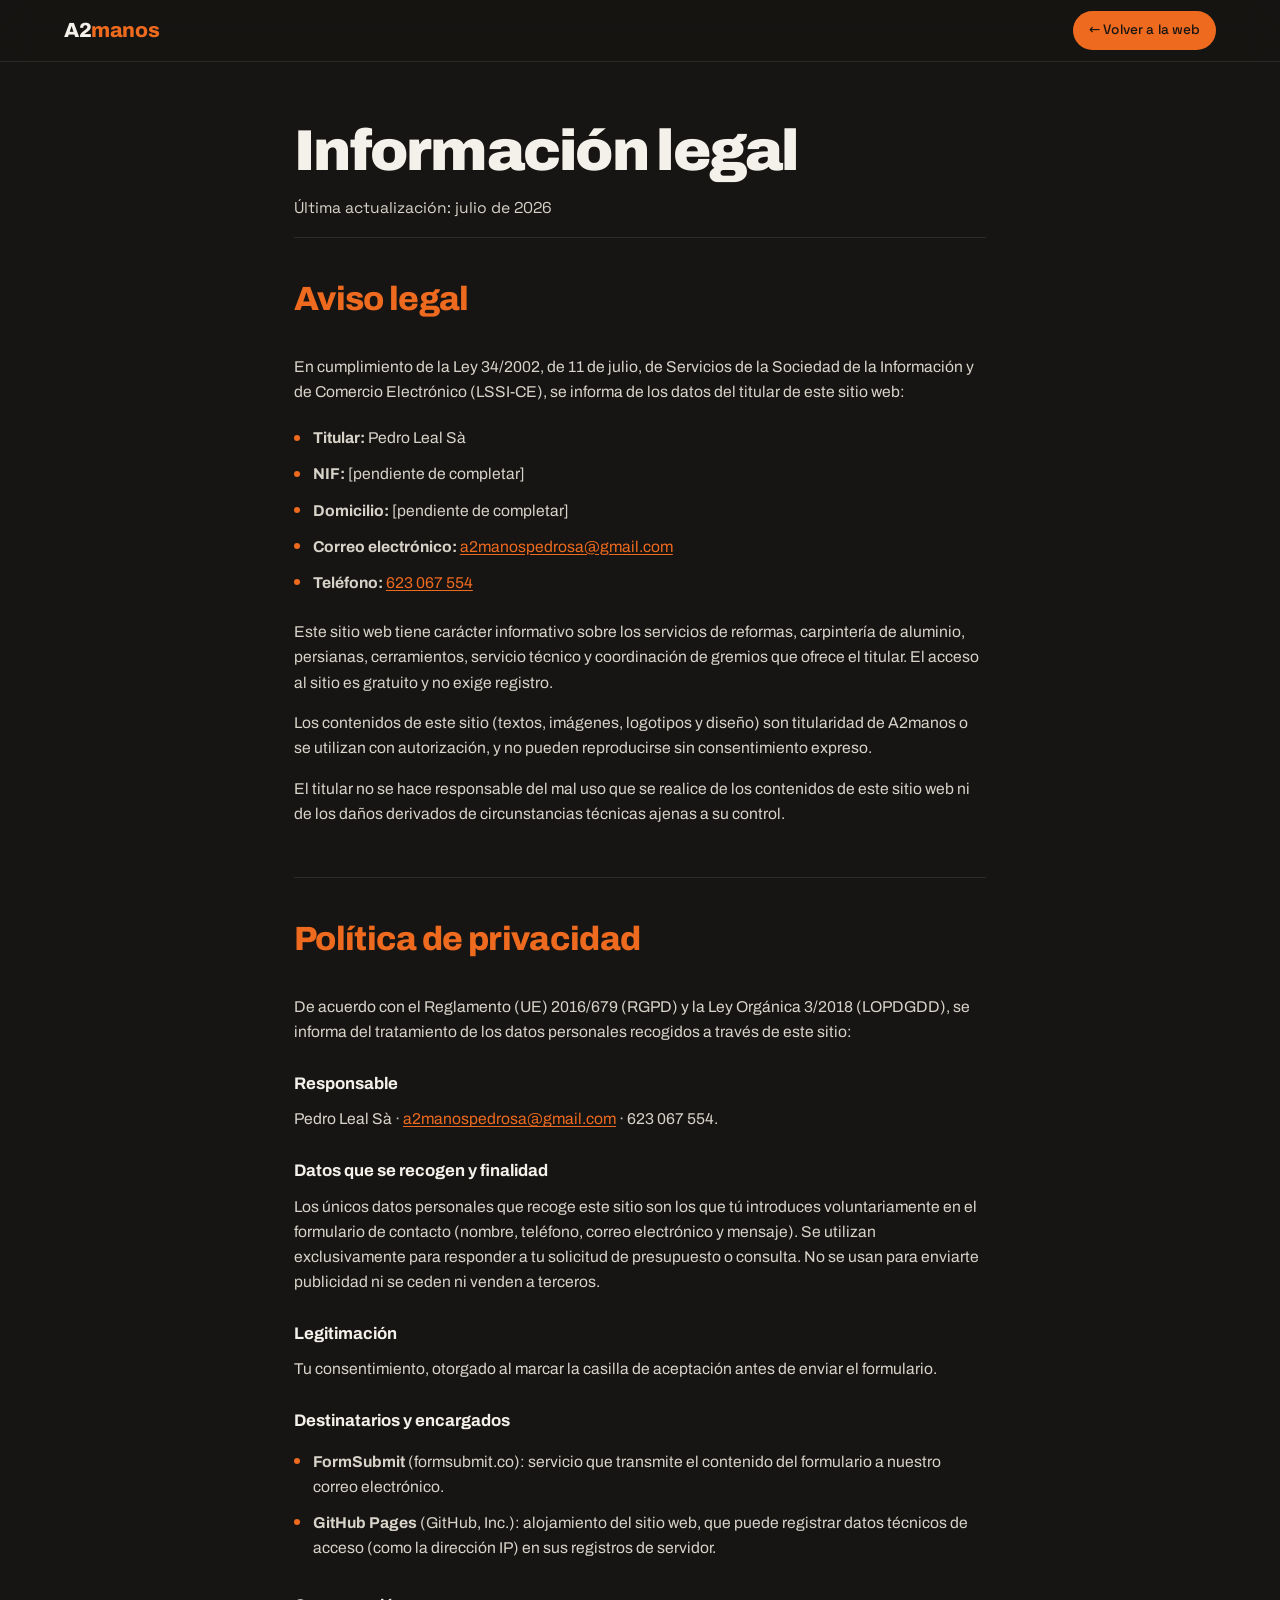
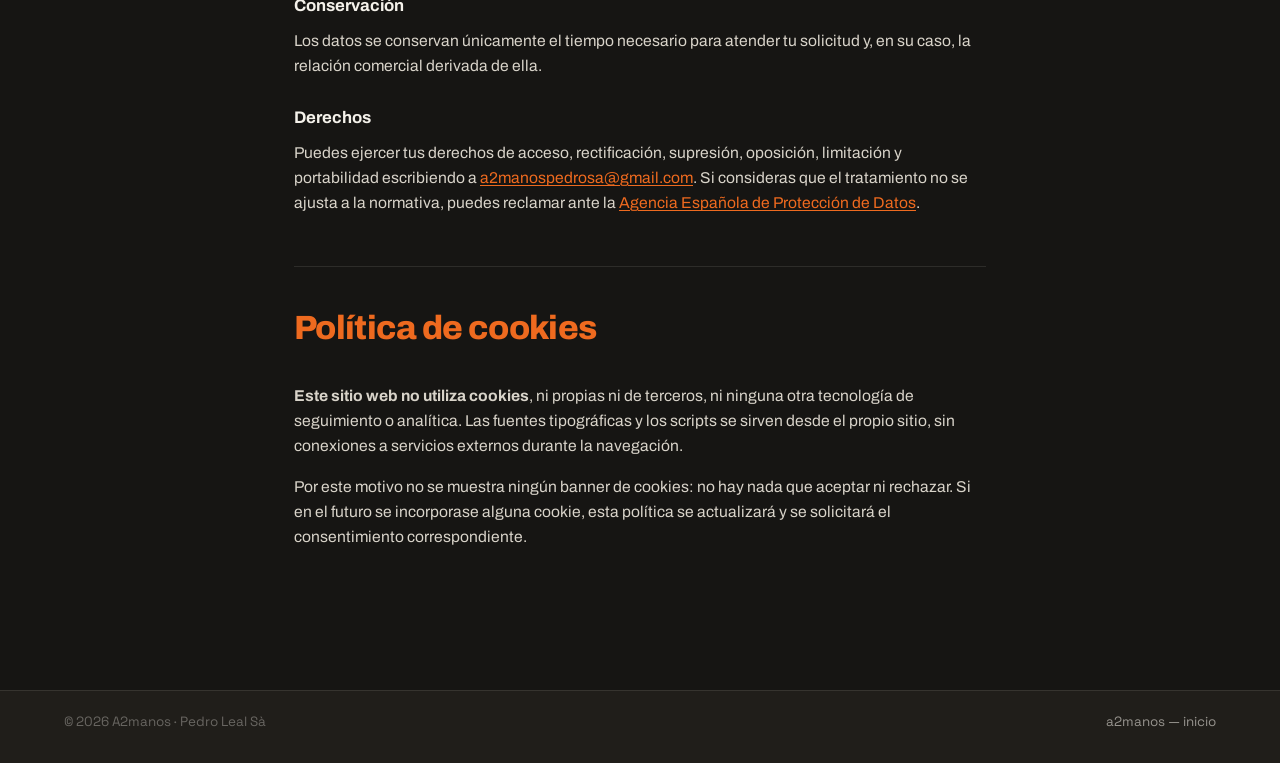
<file: legal.html>
<!doctype html>
<html lang="es">
<head>
<meta charset="utf-8">
<meta name="viewport" content="width=device-width, initial-scale=1">
<title>Aviso legal, privacidad y cookies · A2manos</title>
<meta name="description" content="Aviso legal, política de privacidad y política de cookies de A2manos.">
<meta name="robots" content="noindex, follow">
<meta name="theme-color" content="#181613">
<link rel="icon" href="data:image/svg+xml,%3Csvg xmlns='http://www.w3.org/2000/svg' viewBox='0 0 100 100'%3E%3Crect width='100' height='100' rx='22' fill='%23181613'/%3E%3Ctext x='50' y='70' font-family='Arial,sans-serif' font-size='58' font-weight='900' fill='%23ee6a1f' text-anchor='middle'%3EA2%3C/text%3E%3C/svg%3E">
<link rel="stylesheet" href="fonts.css">
<link rel="stylesheet" href="styles.css">
</head>
<body class="legal-page">

<header class="nav scrolled legal-nav">
  <a href="index.html" class="nav__brand" aria-label="A2manos — inicio">
    <span class="nav__name">A2<em>manos</em></span>
  </a>
  <a class="btn btn--sm" href="index.html"><span>← Volver a la web</span></a>
</header>

<main class="legal">

  <h1>Información legal</h1>
  <p class="legal__updated">Última actualización: julio de 2026</p>

  <section id="aviso">
    <h2>Aviso legal</h2>
    <p>En cumplimiento de la Ley 34/2002, de 11 de julio, de Servicios de la Sociedad de la Información y de Comercio Electrónico (LSSI-CE), se informa de los datos del titular de este sitio web:</p>
    <ul>
      <li><strong>Titular:</strong> Pedro Leal Sà</li>
      <li><strong>NIF:</strong> [pendiente de completar]</li>
      <li><strong>Domicilio:</strong> [pendiente de completar]</li>
      <li><strong>Correo electrónico:</strong> <a href="mailto:a2manospedrosa@gmail.com">a2manospedrosa@gmail.com</a></li>
      <li><strong>Teléfono:</strong> <a href="tel:+34623067554">623 067 554</a></li>
    </ul>
    <p>Este sitio web tiene carácter informativo sobre los servicios de reformas, carpintería de aluminio, persianas, cerramientos, servicio técnico y coordinación de gremios que ofrece el titular. El acceso al sitio es gratuito y no exige registro.</p>
    <p>Los contenidos de este sitio (textos, imágenes, logotipos y diseño) son titularidad de A2manos o se utilizan con autorización, y no pueden reproducirse sin consentimiento expreso.</p>
    <p>El titular no se hace responsable del mal uso que se realice de los contenidos de este sitio web ni de los daños derivados de circunstancias técnicas ajenas a su control.</p>
  </section>

  <section id="privacidad">
    <h2>Política de privacidad</h2>
    <p>De acuerdo con el Reglamento (UE) 2016/679 (RGPD) y la Ley Orgánica 3/2018 (LOPDGDD), se informa del tratamiento de los datos personales recogidos a través de este sitio:</p>
    <h3>Responsable</h3>
    <p>Pedro Leal Sà · <a href="mailto:a2manospedrosa@gmail.com">a2manospedrosa@gmail.com</a> · 623 067 554.</p>
    <h3>Datos que se recogen y finalidad</h3>
    <p>Los únicos datos personales que recoge este sitio son los que tú introduces voluntariamente en el formulario de contacto (nombre, teléfono, correo electrónico y mensaje). Se utilizan exclusivamente para responder a tu solicitud de presupuesto o consulta. No se usan para enviarte publicidad ni se ceden ni venden a terceros.</p>
    <h3>Legitimación</h3>
    <p>Tu consentimiento, otorgado al marcar la casilla de aceptación antes de enviar el formulario.</p>
    <h3>Destinatarios y encargados</h3>
    <ul>
      <li><strong>FormSubmit</strong> (formsubmit.co): servicio que transmite el contenido del formulario a nuestro correo electrónico.</li>
      <li><strong>GitHub Pages</strong> (GitHub, Inc.): alojamiento del sitio web, que puede registrar datos técnicos de acceso (como la dirección IP) en sus registros de servidor.</li>
    </ul>
    <h3>Conservación</h3>
    <p>Los datos se conservan únicamente el tiempo necesario para atender tu solicitud y, en su caso, la relación comercial derivada de ella.</p>
    <h3>Derechos</h3>
    <p>Puedes ejercer tus derechos de acceso, rectificación, supresión, oposición, limitación y portabilidad escribiendo a <a href="mailto:a2manospedrosa@gmail.com">a2manospedrosa@gmail.com</a>. Si consideras que el tratamiento no se ajusta a la normativa, puedes reclamar ante la <a href="https://www.aepd.es" target="_blank" rel="noopener">Agencia Española de Protección de Datos</a>.</p>
  </section>

  <section id="cookies">
    <h2>Política de cookies</h2>
    <p><strong>Este sitio web no utiliza cookies</strong>, ni propias ni de terceros, ni ninguna otra tecnología de seguimiento o analítica. Las fuentes tipográficas y los scripts se sirven desde el propio sitio, sin conexiones a servicios externos durante la navegación.</p>
    <p>Por este motivo no se muestra ningún banner de cookies: no hay nada que aceptar ni rechazar. Si en el futuro se incorporase alguna cookie, esta política se actualizará y se solicitará el consentimiento correspondiente.</p>
  </section>

</main>

<footer class="footer legal-footer">
  <div class="footer__bottom">
    <span>© 2026 A2manos · Pedro Leal Sà</span>
    <a href="index.html">a2manos — inicio</a>
  </div>
</footer>

</body>
</html>
</file>
<file: fonts.css>
@font-face{font-family:'Archivo';font-style:normal;font-weight:100 900;font-display:swap;src:url('fonts/archivo.woff2') format('woff2')}
@font-face{font-family:'Space Grotesk';font-style:normal;font-weight:300 700;font-display:swap;src:url('fonts/space-grotesk.woff2') format('woff2')}
</file>
<file: styles.css>
/* =========================================================
   A2manos — styles
   Warm industrial charcoal + molten orange. Hecho a dos manos.
   ========================================================= */

:root{
  /* palette — warm, never pure black/white */
  --ink:        #161513;
  --char:       #201e1a;
  --char-2:     #2b2926;   /* matches the source graphic */
  --graphite:   #34312c;
  --line:       rgba(244,241,234,.10);
  --line-strong:rgba(244,241,234,.18);

  --bone:       #f4f1ea;
  --smoke:      #d8d3c9;
  --smoke-dim:  rgba(244,241,234,.56);
  --smoke-faint:rgba(244,241,234,.34);

  --orange:     #ee6a1f;
  --orange-br:  #ff8038;
  --orange-deep:#bf4f17;

  /* type */
  --display: 'Archivo', system-ui, sans-serif;
  --grotesk: 'Space Grotesk', 'Archivo', system-ui, sans-serif;

  /* motion */
  --e-expo: cubic-bezier(.16,1,.3,1);
  --e-quart:cubic-bezier(.25,1,.5,1);
  --e-io:   cubic-bezier(.87,0,.13,1);

  --gut: clamp(20px, 5vw, 96px);   /* page side gutter */
  --maxw: 1320px;
}

/* ---------- reset ---------- */
*{margin:0;padding:0;box-sizing:border-box}
html{-webkit-text-size-adjust:100%}
html.lenis,html.lenis body{height:auto}
.lenis.lenis-smooth{scroll-behavior:auto!important}
body{
  font-family:var(--display);
  background:var(--ink);
  color:var(--bone);
  line-height:1.6;
  -webkit-font-smoothing:antialiased;
  text-rendering:optimizeLegibility;
  overflow-x:hidden;
}
img,svg{display:block;max-width:100%}
a{color:inherit;text-decoration:none}
ul,ol{list-style:none}
button{font-family:inherit;cursor:pointer;border:0;background:none;color:inherit}
input,textarea,select{font-family:inherit}

::selection{background:var(--orange);color:var(--ink)}

:focus-visible{outline:2px solid var(--orange);outline-offset:3px;border-radius:2px}

/* scrollbar */
::-webkit-scrollbar{width:11px}
::-webkit-scrollbar-track{background:var(--ink)}
::-webkit-scrollbar-thumb{background:var(--graphite);border-radius:10px;border:3px solid var(--ink)}
::-webkit-scrollbar-thumb:hover{background:var(--orange-deep)}

/* ---------- shared type ---------- */
.eyebrow{
  font-family:var(--grotesk);
  font-size:clamp(11px,1vw,13px);
  font-weight:500;
  letter-spacing:.22em;
  text-transform:uppercase;
  color:var(--smoke-dim);
  display:inline-flex;align-items:center;gap:.7em;
}
.eyebrow__dot{
  width:7px;height:7px;border-radius:50%;
  background:var(--orange);
  box-shadow:0 0 0 4px rgba(238,106,31,.16);
  flex:none;
}
.accent{color:var(--orange)}

.section-title{
  font-weight:800;
  font-size:clamp(2.1rem,5.4vw,4.5rem);
  line-height:.98;
  letter-spacing:-.025em;
  margin:.4em 0 .5em;
  text-wrap:balance;
}
.section-sub{
  color:var(--smoke-dim);
  font-size:clamp(1rem,1.5vw,1.18rem);
  max-width:46ch;
}

/* ---------- buttons ---------- */
.btn{
  --pad:.85em 1.4em;
  position:relative;
  display:inline-flex;align-items:center;gap:.6em;
  padding:var(--pad);
  font-family:var(--grotesk);
  font-weight:500;font-size:.95rem;letter-spacing:.01em;
  color:var(--ink);
  background:var(--orange);
  border-radius:100px;
  overflow:hidden;
  transition:transform .5s var(--e-expo), color .4s var(--e-expo), box-shadow .5s var(--e-expo);
  will-change:transform;
}
.btn span{position:relative;z-index:1}
.btn .btn__arrow{position:relative;z-index:1;width:1.15em;height:1.15em;stroke:currentColor;stroke-width:2;fill:none;stroke-linecap:round;stroke-linejoin:round;transition:transform .5s var(--e-expo)}
.btn::before{
  content:"";position:absolute;inset:0;z-index:0;
  background:var(--bone);
  transform:translateY(101%);
  transition:transform .55s var(--e-expo);
}
.btn:hover{color:var(--ink);box-shadow:0 14px 40px -12px rgba(238,106,31,.6)}
.btn:hover::before{transform:translateY(0)}
.btn:hover .btn__arrow{transform:translateX(5px)}
.btn--lg{--pad:1.05em 1.8em;font-size:1.02rem}
.btn--sm{--pad:.62em 1.15em;font-size:.85rem}
.btn--block{width:100%;justify-content:center}
.btn--ghost{
  background:transparent;color:var(--bone);
  box-shadow:inset 0 0 0 1.4px var(--line-strong);
}
.btn--ghost::before{background:var(--orange)}
.btn--ghost:hover{color:var(--ink);box-shadow:inset 0 0 0 1.4px var(--orange),0 14px 40px -14px rgba(238,106,31,.5)}

/* =========================================================
   PRELOADER
   ========================================================= */
.preloader{
  position:fixed;inset:0;z-index:1000;
  background:var(--ink);
  display:flex;flex-direction:column;align-items:center;justify-content:center;gap:26px;
  transition:opacity .6s var(--e-expo), visibility .6s;
}
.preloader__mark{
  font-weight:900;font-size:clamp(3rem,9vw,5.5rem);letter-spacing:-.04em;
  color:var(--orange);
  opacity:0;transform:translateY(14px);
  animation:plMark .7s var(--e-expo) .05s forwards;
}
.preloader__bar{width:min(220px,55vw);height:2px;background:var(--line-strong);overflow:hidden;border-radius:2px}
.preloader__bar span{display:block;height:100%;width:100%;background:var(--orange);transform:translateX(-100%);animation:plBar 1.1s var(--e-quart) .15s forwards}
@keyframes plMark{to{opacity:1;transform:none}}
@keyframes plBar{to{transform:translateX(0)}}
body.is-loaded .preloader{opacity:0;visibility:hidden;pointer-events:none}

/* =========================================================
   NAV
   ========================================================= */
.nav{
  position:fixed;top:0;left:0;right:0;z-index:90;
  display:flex;align-items:center;justify-content:space-between;
  gap:24px;
  padding:18px var(--gut);
  transition:padding .5s var(--e-expo), background .5s var(--e-expo), backdrop-filter .5s;
}
.nav.scrolled{
  padding:11px var(--gut);
  background:rgba(22,21,19,.72);
  backdrop-filter:blur(14px) saturate(140%);
  border-bottom:1px solid var(--line);
}
.nav__brand{display:flex;align-items:center;gap:11px}
.nav__logo{width:40px;height:auto}
.nav__logo .hand{stroke:var(--bone);stroke-width:8;fill:none;stroke-linecap:round;stroke-linejoin:round;transition:stroke .4s}
.nav__brand:hover .hand{stroke:var(--orange)}
.nav__name{font-weight:800;font-size:1.28rem;letter-spacing:-.02em}
.nav__name em{font-style:normal;color:var(--orange)}

.nav__links{display:flex;gap:6px}
.nav__links a{
  position:relative;
  font-family:var(--grotesk);font-size:.92rem;font-weight:500;
  padding:8px 14px;border-radius:100px;
  color:var(--smoke);
  overflow:hidden;
}
.nav__links a span{position:relative;z-index:1;transition:color .35s var(--e-expo)}
.nav__links a::before{
  content:"";position:absolute;left:50%;top:50%;width:0;height:0;
  background:var(--orange);border-radius:50%;
  transform:translate(-50%,-50%);
  transition:width .45s var(--e-expo),height .45s var(--e-expo);
}
.nav__links a:hover::before{width:230%;height:600%}
.nav__links a:hover span{color:var(--ink)}

.nav__actions{display:flex;align-items:center;gap:18px}
.nav__phone{
  font-family:var(--grotesk);font-weight:500;font-size:.95rem;
  letter-spacing:.01em;color:var(--bone);
  position:relative;
}
.nav__phone::after{content:"";position:absolute;left:0;bottom:-3px;width:0;height:1.5px;background:var(--orange);transition:width .4s var(--e-expo)}
.nav__phone:hover::after{width:100%}

.nav__burger{display:none;width:42px;height:42px;border-radius:50%;align-items:center;justify-content:center;flex-direction:column;gap:5px;box-shadow:inset 0 0 0 1.4px var(--line-strong)}
.nav__burger span{display:block;width:18px;height:2px;background:var(--bone);border-radius:2px;transition:transform .4s var(--e-expo),opacity .3s}
.nav.menu-open .nav__burger span:nth-child(1){transform:translateY(3.5px) rotate(45deg)}
.nav.menu-open .nav__burger span:nth-child(2){transform:translateY(-3.5px) rotate(-45deg)}

/* mobile menu */
.mobile-menu{
  position:fixed;inset:0;z-index:80;
  background:var(--char);
  padding:120px var(--gut) 40px;
  display:flex;flex-direction:column;gap:6px;
  clip-path:inset(0 0 100% 0);
  transition:clip-path .65s var(--e-expo);
  pointer-events:none;
}
.mobile-menu.open{clip-path:inset(0 0 0 0);pointer-events:auto}
.mobile-menu a{
  display:flex;align-items:baseline;gap:16px;
  font-weight:800;font-size:clamp(2rem,9vw,3rem);letter-spacing:-.03em;
  padding:10px 0;border-bottom:1px solid var(--line);
}
.mobile-menu a i{font-family:var(--grotesk);font-style:normal;font-size:.9rem;color:var(--orange);font-weight:500}
.mobile-menu__foot{margin-top:auto;display:flex;flex-direction:column;gap:8px;font-family:var(--grotesk);color:var(--smoke-dim);padding-top:24px}

/* =========================================================
   HERO
   ========================================================= */
.hero{
  position:relative;
  min-height:100svh;
  display:flex;align-items:center;
  padding:140px var(--gut) 90px;
  overflow:hidden;
  background:
    radial-gradient(120% 90% at 88% 8%, rgba(238,106,31,.16), transparent 46%),
    radial-gradient(90% 80% at 8% 100%, rgba(238,106,31,.07), transparent 50%),
    linear-gradient(180deg,var(--char) 0%, var(--ink) 100%);
}
.hero__grid{
  position:absolute;inset:0;z-index:0;
  background-image:
    linear-gradient(var(--line) 1px,transparent 1px),
    linear-gradient(90deg,var(--line) 1px,transparent 1px);
  background-size:64px 64px;
  -webkit-mask-image:radial-gradient(110% 90% at 70% 10%,#000 0%,transparent 72%);
          mask-image:radial-gradient(110% 90% at 70% 10%,#000 0%,transparent 72%);
  opacity:.6;
}
.hero__glow{
  position:absolute;z-index:0;top:-10%;right:-5%;width:46vw;height:46vw;max-width:680px;max-height:680px;
  background:radial-gradient(circle,rgba(238,106,31,.28),transparent 62%);
  filter:blur(20px);
  animation:floaty 9s ease-in-out infinite alternate;
}
@keyframes floaty{to{transform:translate(-30px,30px) scale(1.08)}}

.hero__inner{
  position:relative;z-index:2;
  width:100%;max-width:var(--maxw);margin:0 auto;
  display:grid;grid-template-columns:1.02fr 1fr;gap:clamp(28px,4vw,64px);align-items:center;
}
.hero__copy{max-width:none}
.hero__title{
  font-weight:900;
  font-size:clamp(2.9rem,7.6vw,6.5rem);
  line-height:.92;
  letter-spacing:-.04em;
  margin:.3em 0;
}
.hero__title .line{display:block;overflow:hidden;padding:.06em 0}
.hero__title .word{display:inline-block;transform:translateY(110%);transition:transform .9s var(--e-expo)}
.hero__title .word.accent{color:var(--orange)}
body.is-loaded .hero__title .word{transform:translateY(0)}
body.is-loaded .hero__title .word[data-stagger]{transition-delay:calc(var(--i,0) * 80ms + 250ms)}

.hero__lead{font-size:clamp(1.05rem,1.7vw,1.3rem);color:var(--smoke);max-width:40ch;margin-bottom:2.2em}
.hero__cta{display:flex;flex-wrap:wrap;gap:14px;margin-bottom:3em}

.hero__meta{display:flex;gap:clamp(20px,4vw,52px)}
.hero__meta li{display:flex;flex-direction:column}
.hero__meta strong{font-weight:800;font-size:clamp(1.7rem,3.4vw,2.6rem);line-height:1;letter-spacing:-.03em;color:var(--bone)}
.hero__meta span{font-family:var(--grotesk);font-size:.8rem;letter-spacing:.04em;color:var(--smoke-dim);margin-top:.5em}

/* hero mark — official emblem image, feathered into the background */
.hero__stage{display:flex;align-items:center;justify-content:center;width:100%}
.hero__mark{position:relative;display:flex;flex-direction:column;align-items:center}
.mark-img{width:min(100%,540px);height:auto}

/* animated hand + tool (atornillando) — subtle slow turn */
.tool-svg{width:100%;height:auto;overflow:visible}
.ht-ln{stroke:var(--bone);stroke-width:7;fill:none;stroke-linecap:round;stroke-linejoin:round}
.ht-fill{fill:var(--ink)}
.ht-plate{stroke:var(--bone);stroke-width:6;fill:none;stroke-linecap:round;stroke-linejoin:round;opacity:.5}
.ht-shaft{stroke:#e7e2d8;stroke-width:7;stroke-linecap:round}
.ht-handle{fill:var(--orange)}
.ht-turn{transform-box:view-box;transform-origin:178px 254px;animation:htturn 3.8s ease-in-out infinite}
@keyframes htturn{0%{transform:rotate(-5deg)}50%{transform:rotate(5deg)}100%{transform:rotate(-5deg)}}
.hands-lockup .lockup__a2{
  font-family:var(--display);font-weight:900;font-size:96px;letter-spacing:-.04em;
  fill:var(--orange);
  opacity:0;transform:translateY(-18px);transform-origin:center;
  transition:opacity .7s var(--e-expo),transform .9s var(--e-expo);
}
.hands-lockup .hand{
  stroke:var(--bone);stroke-width:7;fill:none;stroke-linecap:round;stroke-linejoin:round;
}
body.is-loaded .hands-lockup .lockup__a2{opacity:1;transform:none;transition-delay:.75s}
.hero__mark-tag{
  margin-top:18px;
  font-family:var(--grotesk);font-size:.82rem;letter-spacing:.22em;text-transform:uppercase;
  color:var(--smoke-dim);
}
.hero__mark-tag::before{content:"— "}

/* draw-on for hands when loaded (js sets dash) */
.hands .hand.draw{stroke-dasharray:var(--len);stroke-dashoffset:var(--len);animation:draw 1.5s var(--e-quart) .2s forwards}
@keyframes draw{to{stroke-dashoffset:0}}

.hero__scroll{
  position:absolute;bottom:30px;left:var(--gut);z-index:3;
  display:flex;align-items:center;gap:12px;
  font-family:var(--grotesk);font-size:.75rem;letter-spacing:.2em;text-transform:uppercase;color:var(--smoke-dim);
}
.hero__scroll-line{position:relative;width:60px;height:1px;background:var(--line-strong);overflow:hidden}
.hero__scroll-line::after{content:"";position:absolute;inset:0;width:50%;background:var(--orange);animation:scrollLine 2s var(--e-io) infinite}
@keyframes scrollLine{0%{transform:translateX(-100%)}100%{transform:translateX(220%)}}

/* =========================================================
   MARQUEE
   ========================================================= */
.marquee{
  background:var(--orange);
  color:var(--ink);
  padding:18px 0;
  overflow:hidden;
  display:flex;
  border-top:1px solid var(--orange-deep);border-bottom:1px solid var(--orange-deep);
}
.marquee__track{display:flex;flex:none;gap:0;animation:marquee 28s linear infinite}
.marquee__track span{
  flex:none;white-space:nowrap;padding:0 1.2rem;
  font-weight:800;font-size:clamp(1.1rem,2.2vw,1.7rem);letter-spacing:-.01em;text-transform:uppercase;
}
.marquee__track i{font-style:normal;opacity:.55;padding:0 .2em}
@keyframes marquee{to{transform:translateX(-50%)}}

/* =========================================================
   SECTIONS — generic
   ========================================================= */
.section-head{max-width:var(--maxw);margin:0 auto;padding:clamp(80px,11vw,150px) var(--gut) clamp(30px,5vw,60px)}
.section-head--row{display:flex;flex-wrap:wrap;justify-content:space-between;align-items:flex-end;gap:24px}
.section-head--row .section-sub{padding-bottom:.6em}

/* ---------- SERVICIOS ---------- */
.services{background:var(--ink);padding-bottom:clamp(40px,7vw,90px)}
.svc-list{max-width:var(--maxw);margin:0 auto;padding:0 var(--gut)}
.svc{
  position:relative;
  display:grid;grid-template-columns:auto 1fr auto;align-items:center;
  column-gap:clamp(18px,3vw,48px);
  padding:clamp(26px,3.4vw,46px) clamp(14px,2vw,30px);
  border-top:1px solid var(--line);
  isolation:isolate;
  transition:padding .5s var(--e-expo);
}
.svc:last-child{border-bottom:1px solid var(--line)}
.svc::before{
  content:"";position:absolute;inset:0;z-index:-1;
  background:linear-gradient(90deg,var(--char-2),var(--char));
  transform:scaleY(0);transform-origin:bottom;
  transition:transform .55s var(--e-expo);
}
.svc:hover{padding-left:clamp(24px,3vw,46px)}
.svc:hover::before{transform:scaleY(1)}
.svc__num{font-family:var(--grotesk);font-size:.95rem;font-weight:500;color:var(--orange);align-self:start;padding-top:.4em}
.svc__title{font-weight:800;font-size:clamp(1.6rem,3.6vw,2.9rem);letter-spacing:-.025em;line-height:1.02;transition:transform .5s var(--e-expo)}
.svc:hover .svc__title{transform:translateX(8px)}
.svc__desc{color:var(--smoke-dim);max-width:54ch;margin-top:.7em;font-size:clamp(.97rem,1.3vw,1.08rem)}
.svc__tags{display:flex;flex-wrap:wrap;gap:8px;margin-top:1.1em}
.svc__tags li{
  font-family:var(--grotesk);font-size:.76rem;letter-spacing:.03em;
  padding:.42em .9em;border-radius:100px;
  color:var(--smoke);
  box-shadow:inset 0 0 0 1px var(--line-strong);
}
.svc__icon{width:clamp(46px,5vw,66px);height:auto;stroke:var(--smoke);stroke-width:2.2;fill:none;stroke-linecap:round;stroke-linejoin:round;transition:stroke .5s var(--e-expo),transform .6s var(--e-expo);grid-row:1/2;grid-column:3}
.svc:hover .svc__icon{stroke:var(--orange);transform:rotate(-6deg) scale(1.08)}
.svc__go{display:none}

/* ---------- POR QUÉ ---------- */
.why{background:linear-gradient(180deg,var(--ink),var(--char) 55%,var(--ink))}
.why__inner{
  max-width:var(--maxw);margin:0 auto;
  padding:clamp(80px,11vw,150px) var(--gut) clamp(50px,7vw,100px);
  display:grid;grid-template-columns:1.15fr .85fr;gap:clamp(30px,5vw,80px);align-items:center;
}
.checks{margin-top:2.2em;display:grid;grid-template-columns:1fr 1fr;gap:16px 30px}
.checks li{display:flex;gap:12px;align-items:flex-start;color:var(--smoke);font-size:1.02rem;line-height:1.4}
.check-ic{width:22px;height:22px;flex:none;margin-top:1px}
.check-ic circle{fill:var(--orange)}
.check-ic path{stroke:var(--ink);stroke-width:2.6;fill:none;stroke-linecap:round;stroke-linejoin:round}
.why__art{max-width:320px;justify-self:center;width:100%}
.why__quote{
  margin-top:6px;text-align:center;
  font-family:var(--grotesk);font-size:.92rem;letter-spacing:.06em;color:var(--smoke-dim);
}

/* ---------- PROYECTOS ---------- */
.work{background:var(--ink)}
.work-grid{
  max-width:var(--maxw);margin:0 auto;padding:0 var(--gut) clamp(60px,8vw,110px);
  display:grid;grid-template-columns:repeat(6,1fr);gap:clamp(14px,1.6vw,22px);
}
.tile{position:relative;grid-column:span 3;border-radius:14px;overflow:hidden;background:var(--char-2);aspect-ratio:16/11}
.tile--tall{grid-row:span 2;aspect-ratio:auto}
.tile--wide{grid-column:span 6;aspect-ratio:21/8}
.tile__img{position:absolute;inset:0;transition:transform .9s var(--e-expo);display:flex;align-items:center;justify-content:center}
.tile:hover .tile__img{transform:scale(1.06)}
/* ilustraciones provisionales (line-art) hasta tener fotos reales */
.tile__img svg{width:86%;height:80%;}
.ti-ln{stroke:#c9c4ba;stroke-width:3;fill:none;stroke-linecap:round;stroke-linejoin:round;opacity:.85}
.ti-ac{stroke:var(--orange);stroke-width:3;fill:none;stroke-linecap:round;stroke-linejoin:round}
.ti-acf{fill:var(--orange)}
.ti-soft{stroke:#c9c4ba;stroke-width:2;opacity:.28;fill:none}
.tile__img[data-art="bano"]{background:
  radial-gradient(120% 80% at 20% 0%,rgba(238,106,31,.12),transparent 55%),
  linear-gradient(160deg,#2e2b26,#1d1b18)}
.tile__img[data-art="ventana"]{background:
  linear-gradient(180deg,rgba(238,106,31,.13),transparent 60%),
  linear-gradient(200deg,#2c2a25,#211f1b)}
.tile__img[data-art="cocina"]{background:
  radial-gradient(90% 90% at 80% 10%,rgba(238,106,31,.14),transparent 50%),
  linear-gradient(160deg,#2b2924,#1e1c19)}
.tile__img[data-art="porche"]{background:
  linear-gradient(90deg,rgba(238,106,31,.1),transparent 40%),
  linear-gradient(120deg,#302d28,#1e1c19)}
.tile__img::after{
  content:"";position:absolute;inset:0;
  background:linear-gradient(180deg,transparent 30%,rgba(15,14,12,.86) 100%);
}
.tile__info{
  position:absolute;left:0;right:0;bottom:0;z-index:2;
  padding:clamp(16px,2vw,28px);
  display:flex;flex-direction:column;gap:6px;
}
.tile__cat{font-family:var(--grotesk);font-size:.74rem;letter-spacing:.16em;text-transform:uppercase;color:var(--orange)}
.tile__info h3{font-weight:700;font-size:clamp(1.05rem,1.8vw,1.5rem);letter-spacing:-.02em;line-height:1.1}
.tile__tag{
  position:absolute;top:clamp(14px,2vw,22px);right:clamp(14px,2vw,22px);
  font-family:var(--grotesk);font-size:.72rem;letter-spacing:.05em;
  padding:.4em .85em;border-radius:100px;
  background:rgba(22,21,19,.55);backdrop-filter:blur(6px);
  color:var(--smoke);
  transform:translateY(-6px);opacity:0;transition:opacity .5s var(--e-expo),transform .5s var(--e-expo);
}
.tile:hover .tile__tag{opacity:1;transform:none}
.tile::after{content:"";position:absolute;inset:0;z-index:3;border-radius:14px;box-shadow:inset 0 0 0 0 var(--orange);transition:box-shadow .5s var(--e-expo);pointer-events:none}
.tile:hover::after{box-shadow:inset 0 0 0 2px var(--orange)}

/* ---------- PROCESO + STATS ---------- */
.process{background:linear-gradient(180deg,var(--ink),var(--char) 60%,var(--ink));}
.process__head{max-width:var(--maxw);margin:0 auto;padding:clamp(80px,11vw,150px) var(--gut) clamp(30px,5vw,56px)}
.process__head .section-title{max-width:18ch}
.steps{
  max-width:var(--maxw);margin:0 auto;padding:0 var(--gut);
  display:grid;grid-template-columns:repeat(4,1fr);gap:clamp(16px,2vw,30px);
}
.step{position:relative;padding-top:30px;border-top:2px solid var(--line-strong)}
.step::before{content:"";position:absolute;top:-2px;left:0;width:0;height:2px;background:var(--orange);transition:width 1s var(--e-expo) .15s}
.step.in-view::before{width:100%}
.step__n{font-family:var(--grotesk);font-weight:700;font-size:.95rem;color:var(--orange);letter-spacing:.05em}
.step h3{font-weight:700;font-size:clamp(1.15rem,2vw,1.5rem);letter-spacing:-.02em;margin:.5em 0 .5em}
.step p{color:var(--smoke-dim);font-size:.98rem;max-width:30ch}

.stats{
  max-width:var(--maxw);margin:clamp(60px,8vw,110px) auto 0;padding:clamp(40px,5vw,64px) var(--gut);
  display:grid;grid-template-columns:repeat(4,1fr);gap:24px;
  border-top:1px solid var(--line);border-bottom:1px solid var(--line);
}
.stat{display:flex;flex-direction:column;gap:.3em}
.stat strong{font-weight:900;font-size:clamp(2.4rem,5.5vw,4.2rem);line-height:1;letter-spacing:-.04em;color:var(--bone)}
.stat span{font-family:var(--grotesk);font-size:.82rem;letter-spacing:.05em;color:var(--smoke-dim)}

/* ---------- CTA BAND ---------- */
.cta-band{padding:clamp(70px,10vw,140px) var(--gut);background:var(--ink)}
.cta-band__inner{
  max-width:var(--maxw);margin:0 auto;
  position:relative;overflow:hidden;
  background:
    radial-gradient(120% 160% at 90% 0%,rgba(238,106,31,.22),transparent 55%),
    var(--char-2);
  border:1px solid var(--line-strong);
  border-radius:24px;
  padding:clamp(40px,6vw,80px);
  text-align:center;
}
.cta-band__inner h2{font-weight:900;font-size:clamp(2.2rem,6vw,4.5rem);line-height:.98;letter-spacing:-.035em;margin-bottom:.35em;text-wrap:balance}
.cta-band__inner p{color:var(--smoke-dim);font-size:clamp(1rem,1.5vw,1.2rem);margin-bottom:2em;max-width:40ch;margin-left:auto;margin-right:auto}

/* ---------- CONTACTO ---------- */
.contact{
  max-width:var(--maxw);margin:0 auto;
  padding:clamp(60px,8vw,120px) var(--gut) clamp(80px,10vw,140px);
  display:grid;grid-template-columns:1fr 1fr;gap:clamp(34px,5vw,90px);align-items:start;
}
.contact__list{margin:2.4em 0;display:flex;flex-direction:column}
.contact__list li{
  display:flex;justify-content:space-between;align-items:baseline;gap:20px;flex-wrap:wrap;
  padding:1.1em 0;border-top:1px solid var(--line);
}
.contact__list li:last-child{border-bottom:1px solid var(--line)}
.contact__label{font-family:var(--grotesk);font-size:.8rem;letter-spacing:.16em;text-transform:uppercase;color:var(--smoke-dim)}
.contact__list a{font-weight:700;font-size:clamp(1.2rem,2.4vw,1.7rem);letter-spacing:-.02em;position:relative;transition:color .35s}
.contact__list a:hover{color:var(--orange)}

/* business card recreation */
.card{
  position:relative;
  background:var(--char-2);
  border:1px solid var(--line-strong);
  border-radius:16px;
  padding:clamp(26px,3vw,38px);
  display:flex;flex-direction:column;gap:.35em;
  aspect-ratio:1.75/1;justify-content:center;
  overflow:hidden;
}
.card::after{content:"";position:absolute;top:-40%;right:-20%;width:60%;height:160%;background:radial-gradient(circle,rgba(238,106,31,.18),transparent 60%);filter:blur(10px)}
.card__brand{font-weight:800;font-size:1.1rem;letter-spacing:-.02em;margin-bottom:.6em;position:relative}
.card__brand em{font-style:normal;color:var(--orange)}
.card__name{font-weight:900;font-size:clamp(1.6rem,3.4vw,2.4rem);letter-spacing:-.03em;color:var(--orange);line-height:1;position:relative}
.card__line{color:var(--smoke);font-family:var(--grotesk);font-size:.98rem;position:relative}

/* ---------- FORM ---------- */
.form{background:var(--char);border:1px solid var(--line);border-radius:20px;padding:clamp(24px,3vw,40px);display:flex;flex-direction:column;gap:18px}
.field{position:relative}
.field-row{display:grid;grid-template-columns:1fr 1fr;gap:18px}
.field input,.field textarea,.field select{
  width:100%;
  background:var(--ink);
  color:var(--bone);
  border:1px solid var(--line-strong);
  border-radius:12px;
  padding:1.5em 1.1em .7em;
  font-size:1rem;
  transition:border-color .35s var(--e-expo),box-shadow .35s var(--e-expo);
}
.field textarea{resize:vertical;min-height:120px;padding-top:1.7em}
.field select{padding:1.1em 1.1em;color:var(--smoke);appearance:none;
  background-image:url("data:image/svg+xml,%3Csvg xmlns='http://www.w3.org/2000/svg' width='14' height='14' viewBox='0 0 24 24' fill='none' stroke='%23ee6a1f' stroke-width='2.5' stroke-linecap='round' stroke-linejoin='round'%3E%3Cpath d='M6 9l6 6 6-6'/%3E%3C/svg%3E");
  background-repeat:no-repeat;background-position:right 1.1em center;
}
.field input:focus,.field textarea:focus,.field select:focus{
  outline:none;border-color:var(--orange);box-shadow:0 0 0 3px rgba(238,106,31,.16)
}
.field label{
  position:absolute;left:1.15em;top:1.05em;
  font-family:var(--grotesk);color:var(--smoke-dim);font-size:1rem;
  pointer-events:none;transform-origin:left;
  transition:transform .3s var(--e-expo),color .3s;
}
.field label i{font-style:normal;opacity:.6;font-size:.85em}
.field input:focus+label,.field input:not(:placeholder-shown)+label,
.field textarea:focus+label,.field textarea:not(:placeholder-shown)+label{
  transform:translateY(-.75em) scale(.72);color:var(--orange)
}
.label--static{position:static;display:block;margin-bottom:.5em;transform:none;font-size:.8rem;letter-spacing:.12em;text-transform:uppercase}
.field select+.label--static{display:none}
/* honeypot: fuera de vista, los bots lo rellenan */
.hp{position:absolute;left:-9999px;width:1px;height:1px;opacity:0;pointer-events:none}

/* consentimiento RGPD (anula el label flotante genérico de .field) */
.field--consent .consent{position:static;pointer-events:auto;transform:none;transition:none}
.consent{display:flex;gap:10px;align-items:flex-start;cursor:pointer;font-family:var(--grotesk);font-size:.88rem;color:var(--smoke-dim);line-height:1.45}
.consent input{width:17px;height:17px;flex:none;margin-top:2px;accent-color:var(--orange);cursor:pointer}
.consent a{color:var(--orange);text-decoration:underline;text-underline-offset:2px}
.field--consent.invalid .consent{color:#ff6b5e}

.form__note{font-family:var(--grotesk);font-size:.9rem;color:var(--smoke-dim);min-height:1.2em;text-align:center}
.form__note.ok{color:var(--orange)}
.form__note.err{color:#ff6b5e}
.field.invalid input,.field.invalid textarea,.field.invalid select{border-color:#ff6b5e}

/* =========================================================
   FOOTER
   ========================================================= */
.footer{background:var(--char);border-top:1px solid var(--line);padding:clamp(50px,7vw,90px) var(--gut) 30px}
.footer__top{max-width:var(--maxw);margin:0 auto;display:grid;grid-template-columns:1.4fr 1fr 1fr;gap:36px;padding-bottom:clamp(40px,5vw,64px);border-bottom:1px solid var(--line)}
.footer__logo{font-weight:800;font-size:1.8rem;letter-spacing:-.02em}
.footer__logo em{font-style:normal;color:var(--orange)}
.footer__brand p{color:var(--smoke-dim);margin-top:1em;font-size:.98rem}
.footer__nav,.footer__contact{display:flex;flex-direction:column;gap:12px;font-family:var(--grotesk)}
.footer__nav a,.footer__contact a{color:var(--smoke);width:fit-content;position:relative;transition:color .3s}
.footer__nav a:hover,.footer__contact a:hover{color:var(--orange)}
.footer__bottom{max-width:var(--maxw);margin:0 auto;padding-top:24px;display:flex;justify-content:space-between;flex-wrap:wrap;gap:10px;font-family:var(--grotesk);font-size:.84rem;color:var(--smoke-faint)}

.footer__legal{display:flex;gap:18px}
.footer__legal a{color:var(--smoke-faint);transition:color .3s}
.footer__legal a:hover{color:var(--orange)}

/* =========================================================
   LEGAL page
   ========================================================= */
.legal-page{background:var(--ink)}
.legal-nav{position:sticky;justify-content:space-between}
.legal{max-width:820px;margin:0 auto;padding:60px var(--gut) 90px}
.legal h1{font-weight:900;font-size:clamp(2.2rem,6vw,3.6rem);letter-spacing:-.03em;line-height:1;margin-bottom:.3em}
.legal__updated{font-family:var(--grotesk);font-size:.85rem;color:var(--smoke-faint);margin-bottom:2.5em}
.legal section{padding:2.2em 0;border-top:1px solid var(--line)}
.legal h2{font-weight:800;font-size:clamp(1.5rem,3vw,2.1rem);letter-spacing:-.02em;color:var(--orange);margin-bottom:.8em}
.legal h3{font-weight:700;font-size:1.05rem;margin:1.6em 0 .5em;color:var(--bone)}
.legal p{color:var(--smoke);margin-bottom:1em;font-size:.98rem}
.legal ul{margin:0 0 1.2em;padding-left:0}
.legal li{color:var(--smoke);padding:.35em 0 .35em 1.2em;position:relative;font-size:.98rem}
.legal li::before{content:"";position:absolute;left:0;top:.95em;width:6px;height:6px;border-radius:50%;background:var(--orange)}
.legal a{color:var(--orange);text-decoration:underline;text-underline-offset:2px}
.legal-footer{padding-top:20px}
.legal-footer .footer__bottom{padding-top:0}
.legal-footer a{color:var(--smoke-dim)}
.legal-footer a:hover{color:var(--orange)}

/* =========================================================
   REVEAL animations
   ========================================================= */
[data-reveal]{opacity:0;transform:translateY(34px);transition:opacity .9s var(--e-expo),transform .9s var(--e-expo)}
[data-reveal].in-view{opacity:1;transform:none}
[data-reveal][data-delay="1"]{transition-delay:.1s}
[data-reveal][data-delay="2"]{transition-delay:.2s}
[data-reveal][data-delay="3"]{transition-delay:.3s}

/* =========================================================
   RESPONSIVE
   ========================================================= */
@media (max-width:1000px){
  .hero__inner{grid-template-columns:1fr;gap:24px}
  .hero__stage{order:-1;justify-content:flex-start}
  .mark-img{width:min(62vw,320px)}
  .hero__copy{max-width:none}
  .why__inner{grid-template-columns:1fr}
  .why__art{justify-self:flex-start;max-width:280px}
  .contact{grid-template-columns:1fr}
  .footer__top{grid-template-columns:1fr 1fr}
  .footer__brand{grid-column:1/-1}
}
@media (max-width:820px){
  .nav__links,.nav__phone{display:none}
  .nav__burger{display:flex}
  .nav__actions .btn{display:none}
  .steps{grid-template-columns:repeat(2,1fr);gap:30px 24px}
  .stats{grid-template-columns:repeat(2,1fr);gap:34px 24px}
  .work-grid{grid-template-columns:repeat(2,1fr)}
  .tile,.tile--tall,.tile--wide{grid-column:span 1;grid-row:auto;aspect-ratio:16/11}
  .tile--wide{grid-column:span 2;aspect-ratio:21/9}
}
@media (max-width:560px){
  .svc{grid-template-columns:auto 1fr;row-gap:14px}
  .svc__icon{grid-row:1;grid-column:2;justify-self:end;width:44px}
  .svc__body{grid-column:1/-1}
  .field-row{grid-template-columns:1fr}
  .checks{grid-template-columns:1fr}
  .hero__meta{flex-wrap:wrap;gap:22px}
  .work-grid{grid-template-columns:1fr}
  .tile--wide{grid-column:span 1;aspect-ratio:16/10}
  .footer__top{grid-template-columns:1fr}
  .footer__bottom{justify-content:flex-start}
}

/* =========================================================
   REDUCED MOTION
   ========================================================= */
@media (prefers-reduced-motion:reduce){
  *,*::before,*::after{animation-duration:.001ms!important;animation-iteration-count:1!important;transition-duration:.001ms!important;scroll-behavior:auto!important}
  [data-reveal],.hero__title .word{opacity:1!important;transform:none!important}
  .marquee__track{animation:none;transform:none}
}
</file>
